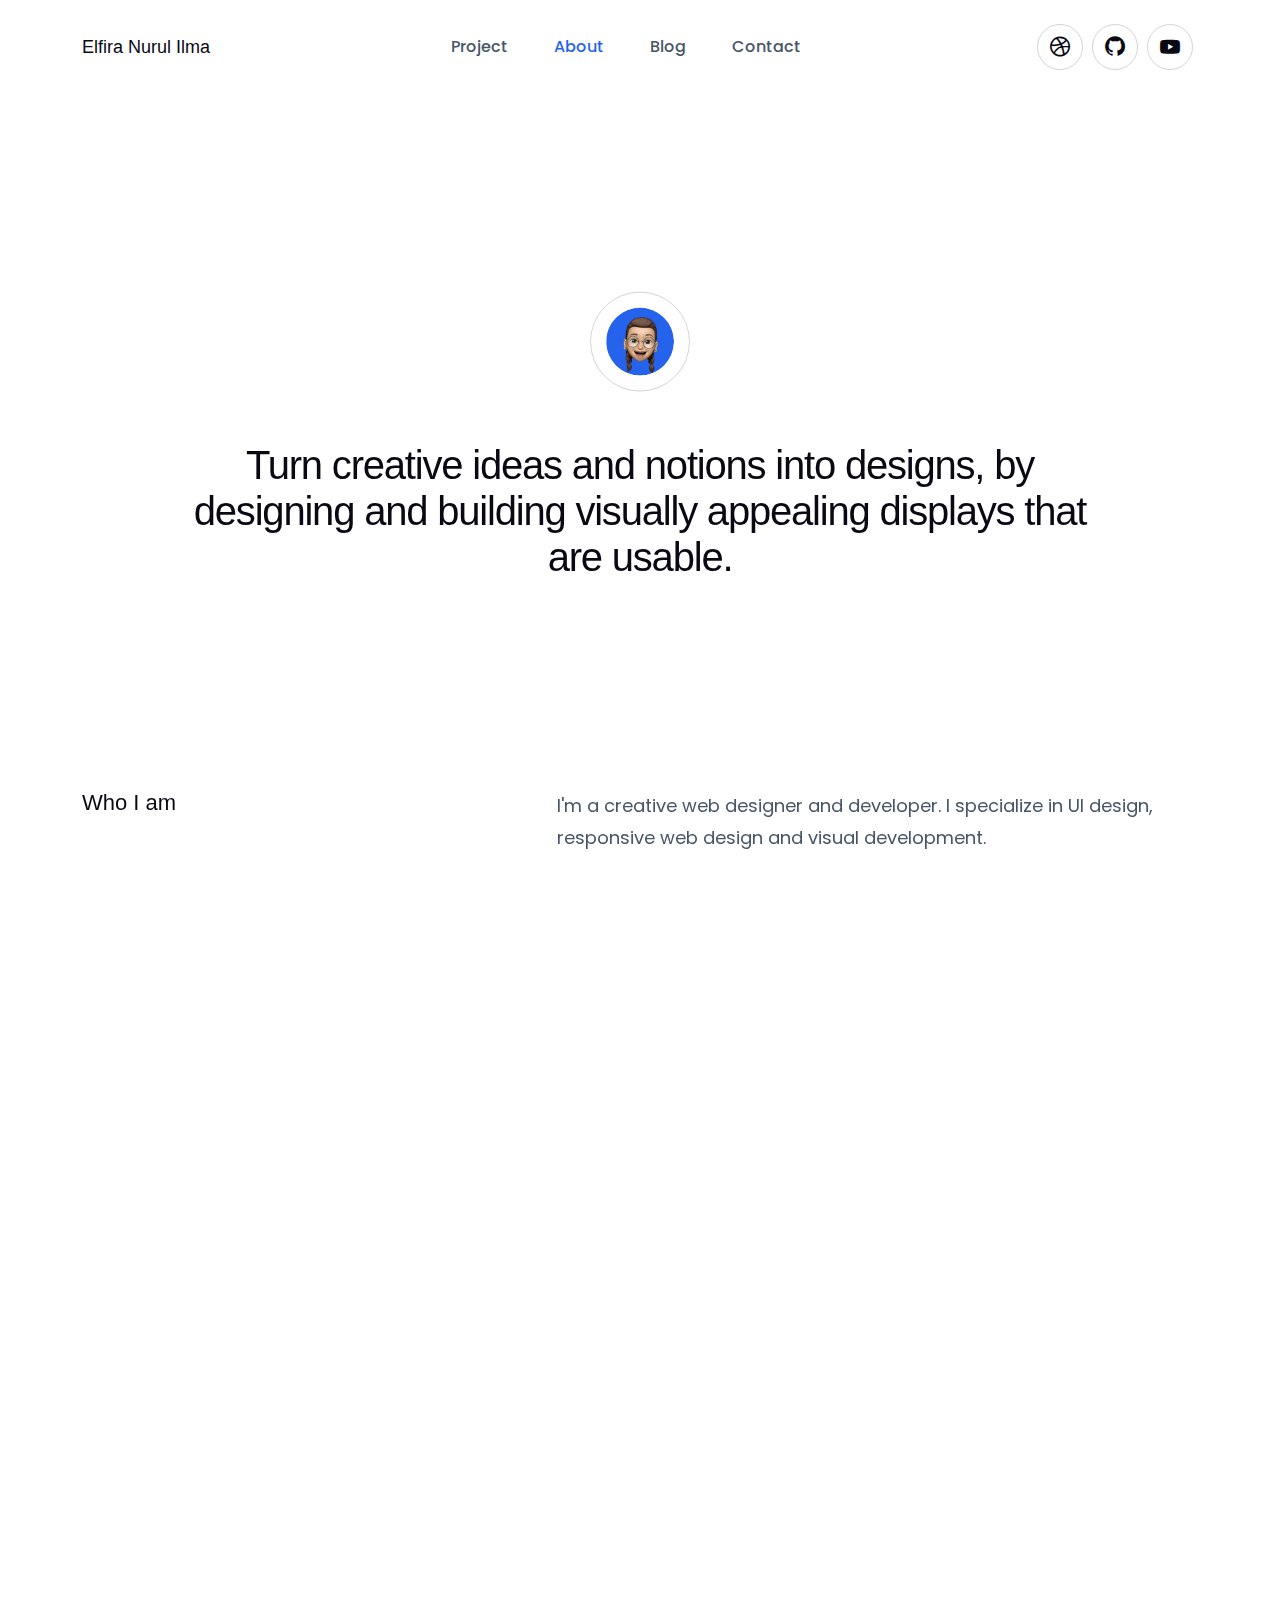
<file: about.html>
<!doctype html>
<html lang="en">
    <head>
        <meta charset="utf-8">
        <meta name="viewport" content="width=device-width, initial-scale=1">
        <title>Elfira Nurul Ilma</title>
        <!-- Logo Img -->
        <link rel="icon" href="src/img/profile-small.png">
        <!-- CSS -->
        <link rel="stylesheet" href="src/css/style.css">
        <!-- Icon -->
        <link href='https://unpkg.com/boxicons@2.1.4/css/boxicons.min.css' rel='stylesheet'>
        <!-- Locomotive Scrool -->
        <link rel="stylesheet" href="src/css/locomotive-scroll@4.1.0/locomotive-scroll.css">
        <!-- Cursor -->
        <link rel="stylesheet" href="src/css/cursor.css">
        <!-- Bootstrap CSS -->
        <link href="https://cdn.jsdelivr.net/npm/bootstrap@5.3.0-alpha1/dist/css/bootstrap.min.css" rel="stylesheet">
    </head>
    <body>
        <div data-scroll-container="">
            <!-- Navbar -->
            <nav data-scroll-section="" class="navbar navbar-expand-lg bg-white py-4">
                <div class="container">
                    <!-- Brand -->
                    <a class="navbar-brand" href="index.html">
                        Elfira Nurul Ilma
                    </a>
                    <!-- Menu Button -->
                    <button class="navbar-toggler border-0 shadow-none" type="button" data-bs-toggle="collapse" data-bs-target="#navbarNav" aria-controls="navbarNav" aria-expanded="false" aria-label="Toggle navigation">
                        <i class='bx bx-menu'></i>
                    </button>
                    <!-- Nav-link -->
                    <div class="collapse navbar-collapse" id="navbarNav">
                        <ul class="navbar-nav mx-auto">
                            <li class="nav-item">
                                <a class="nav-link" href="project.html">Project</a>
                            </li>
                            <li class="nav-item">
                                <a class="nav-link active" href="about.html">About</a>
                            </li>
                            <li class="nav-item">
                                <a class="nav-link" href="#">Blog</a>
                            </li>
                            <li class="nav-item">
                                <a class="nav-link" href="contact.html">Contact</a>
                            </li>
                        </ul>
                        <!-- Icon Social -->
                        <div class="icon-social">
                            <a href="https://dribbble.com/ilmaelfiraa" class="rounded-circle d-inline-flex align-items-center" data-cursor="-color-white">
                                <i class="bx bxl-dribbble"></i>
                            </a>
                            <a href="https://github.com/ilmaelfiraa" class="rounded-circle d-inline-flex align-items-center" data-cursor="-color-white">
                                <i class='bx bxl-github' ></i>
                            </a>
                            <a href="https://www.youtube.com/@ilmaelfiraa" class="rounded-circle d-inline-flex align-items-center" data-cursor="-color-white">
                                <i class='bx bxl-youtube'></i>
                            </a>
                        </div>
                    </div>
                </div>
            </nav>
            <!-- /Navbar -->
    
            <!-- Profile -->
            <section data-scroll-section="" class="profile">
                <div class="container">
                    <div class="row text-center" data-scroll data-scroll-speed="3">
                        <div class="profile-img">
                            <img src="src/img/profile-small.png" class="rounded-circle d-inline-flex align-items-center" width="100px" height="100px" alt="">
                        </div>
                        <div class="col-md-10 offset-md-1">
                            <h3 class="fw-medium">Turn creative ideas and notions into designs, by designing and building visually appealing displays that are usable.</h3>
                        </div>
                    </div>
                </div>
            </section>
            <!-- /Profile -->
    
            <!-- About -->
            <section data-scroll-section="" class="about">
                <div class="container">
                    <div class="row justify-content-between">
                        <div class="col-md-3">
                            <h4 class="fw-medium">Who I am</h4>
                        </div>
                        <div class="col-md-7">
                            <p class="fw-normal">I'm a creative web designer and developer. I specialize in UI design, responsive web design and visual development.</p>
                        </div>
                    </div>
                    <div class="row justify-content-between">
                        <div class="col-md-3">
                            <h4 class="fw-medium">Education</h4>
                        </div>
                        <div class="col-md-7">
                            <p class="fw-normal">I graduated from diploma 3 majoring in informatics engineering at Politeknik Negeri Bengkalis in 2022, with a suitable background as a web designer and developer.</p>
                        </div>
                    </div>
                    <div class="row justify-content-between">
                        <div class="col-md-3">
                            <h4 class="fw-medium">Work Experience</h4>
                        </div>
                        <div class="col-md-7">
                            <p class="fw-normal">I built my skills through my work experience as a freelancer. I first started in 2022 while working on my final project to graduate from college.</p>
                            <p class="fw-normal">Had experience to hone my skills as Web designer & Developer at Nurul Hidayah Islamic Boarding School in 2022. Internship at PT Agsa Global Network as a Web Designer in 2021. Currently, I am a freelancer who focuses on visual design and functional product design.</p>
                        </div>
                    </div>
                </div>
            </section>
            <!-- /About -->
    
            <!-- Skills -->
            <section data-scroll-section="" class="skills">
                <div class="container">
                    <div class="row justify-content-between align-items-center">
                        <div class="col-md-3">
                            <span class="fw-semibold">Skills</span>
                            <h3 class="fw-bold mt-3">Support Skills and Tools</h3>
                        </div>
                        <div class="col-md-7 logo">
                            <div class="img-skills">
                                <img src="src/img/skills-logo/html.jpg" alt="">
                            </div>
                            <div class="img-skills">
                                <img src="src/img/skills-logo/css.jpg" alt="">
                            </div>
                            <div class="img-skills">
                                <img src="src/img/skills-logo/sass.jpg" alt="">
                            </div>
                            <div class="img-skills">
                                <img src="src/img/skills-logo/bootstrap.jpg" alt="">
                            </div>
                            <div class="img-skills">
                                <img src="src/img/skills-logo/figma.jpg" alt="">
                            </div>
                            <div class="img-skills">
                                <img src="src/img/skills-logo/codeigniter.jpg" alt="">
                            </div>
                        </div>
                    </div>
                </div>
            </section>
            <!-- /Skills -->
    
    
            <!-- Card Contact -->
            <section data-scroll-section="" class="card-contact position-relative">
                <div class="container">
                    <figure class="position-absolute z-index-1 translate-middle">
                        <svg width="135" height="81" viewBox="0 0 135 81" fill="none" xmlns="http://www.w3.org/2000/svg">
                            <path opacity="0.2" d="M131 1.49996C131 1.49996 109.5 81 0.500043 77" stroke="#F1F5F9" stroke-width="7"/>
                        </svg>                                                                          
                    </figure>                                           
                    <div class="row">
                        <div class="col-md-5">
                            <h2 class="text-white fw-bold">Interested in working with me?</h2>
                        </div>
                        <div class="desc-btn align-items-center justify-content-between mt-5">
                            <p class="text-white-50 mb-0">Feel free to contact me or just say a friendly hello <br> 
                                <span class="text-white">elfiranurul02@gmail.com</span>
                            </p>
                            <a href="contact.html" class="btn btn-dark" data-cursor="-color-white">Contact me</a>
                        </div>                                      
                    </div>
                </div>
            </section>
            <!-- /Card Contact -->
    
            <!-- Footer -->
            <footer data-scroll-section="" class="mt-5">
                <div class="container">
                    <div class="row">
                        <hr>
                        <span class="text-secondary text-center mb-4 mt-3">
                            © Copyright 2023, All Rights Reserved by Elfira
                        </span>
                    </div>
                </div>
            </footer>
            <!-- /Footer -->
        </div>

        <!-- Bootstrap JS -->
        <script src="https://cdn.jsdelivr.net/npm/bootstrap@5.3.0-alpha1/dist/js/bootstrap.bundle.min.js"></script>
        <!-- Locomotive Scrool -->
        <script src="src/js/locomotive-scroll@4.1.0/locomotive-scroll.min.js"></script>
        <script>
            const scroller = new LocomotiveScroll({
            el: document.querySelector('[data-scroll-container]'),
            smooth: true
        });
        </script>
        <!-- GSAP -->
        <script src="src/js/gsap.3.11.2/gsap.min.js"></script>
        <!-- Cursor -->
        <script src="src/js/cursor.js"></script>
        <!-- Ukiyo -->
        <!-- <script src="src/js/ukiyojs@2.0.1/ukiyo.min.js"></script> -->
    </body>
</html>
</file>
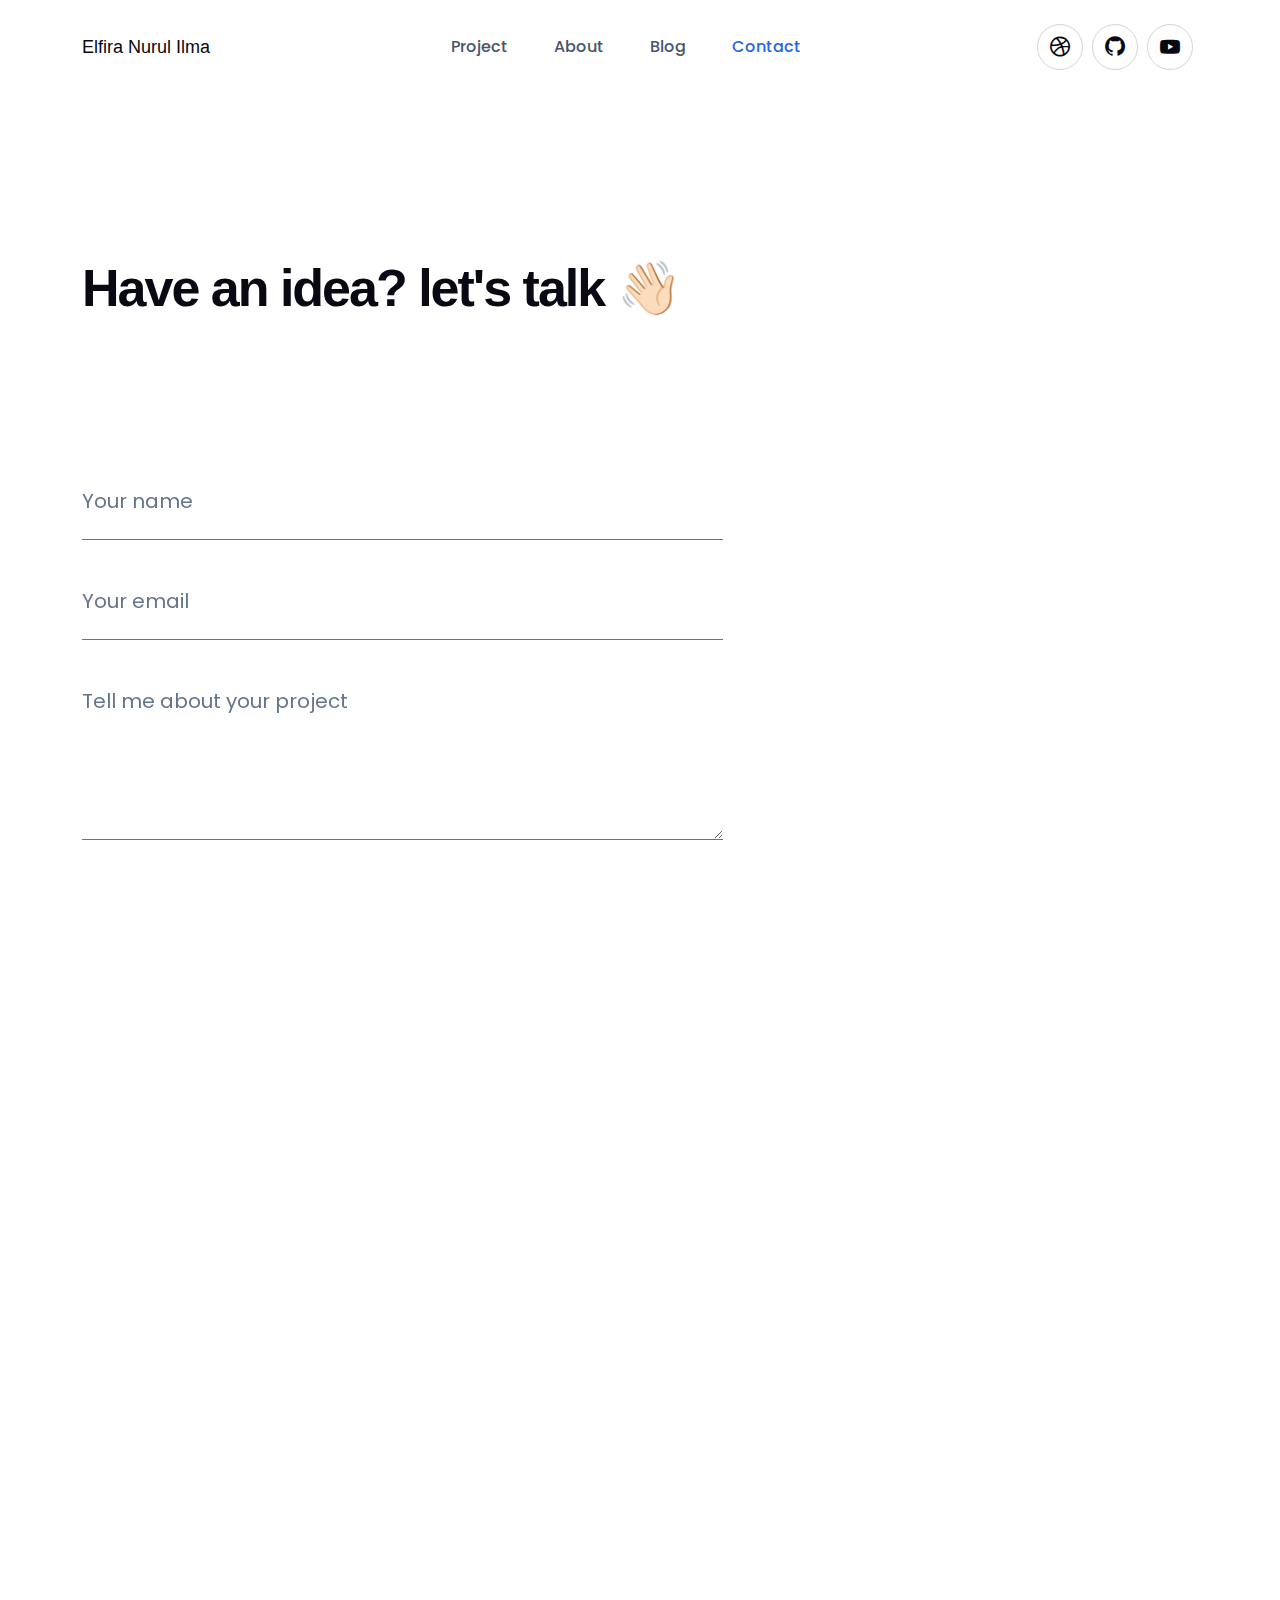
<file: contact.html>
<!doctype html>
<html lang="en">
    <head>
        <meta charset="utf-8">
        <meta name="viewport" content="width=device-width, initial-scale=1">
        <title>Elfira Nurul Ilma</title>
        <!-- Logo Img -->
        <link rel="icon" href="src/img/profile-small.png">
        <!-- CSS -->
        <link rel="stylesheet" href="src/css/style.css">
        <!-- Icon -->
        <link href='https://unpkg.com/boxicons@2.1.4/css/boxicons.min.css' rel='stylesheet'>
        <!-- Locomotive Scrool -->
        <link rel="stylesheet" href="src/css/locomotive-scroll@4.1.0/locomotive-scroll.css">
        <!-- Cursor -->
        <link rel="stylesheet" href="src/css/cursor.css">
        <!-- Bootstrap CSS -->
        <link href="https://cdn.jsdelivr.net/npm/bootstrap@5.3.0-alpha1/dist/css/bootstrap.min.css" rel="stylesheet">
    </head>
    <body>
        <div data-scroll-container>
            <!-- Navbar -->
            <nav data-scroll-section="" class="navbar navbar-expand-lg bg-white py-4">
                <div class="container">
                    <!-- Brand -->
                    <a class="navbar-brand" href="index.html">
                        Elfira Nurul Ilma
                    </a>
                    <!-- Menu Button -->
                    <button class="navbar-toggler border-0 shadow-none" type="button" data-bs-toggle="collapse" data-bs-target="#navbarNav" aria-controls="navbarNav" aria-expanded="false" aria-label="Toggle navigation">
                        <i class='bx bx-menu'></i>
                    </button>
                    <!-- Nav-link -->
                    <div class="collapse navbar-collapse" id="navbarNav">
                        <ul class="navbar-nav mx-auto">
                            <li class="nav-item">
                                <a class="nav-link" href="project.html">Project</a>
                            </li>
                            <li class="nav-item">
                                <a class="nav-link" href="about.html">About</a>
                            </li>
                            <li class="nav-item">
                                <a class="nav-link" href="#">Blog</a>
                            </li>
                            <li class="nav-item">
                                <a class="nav-link active" href="contact.html">Contact</a>
                            </li>
                        </ul>
                        <!-- Icon Social -->
                        <div class="icon-social">
                            <a href="https://dribbble.com/ilmaelfiraa" class="rounded-circle d-inline-flex align-items-center" data-cursor="-color-white">
                                <i class="bx bxl-dribbble"></i>
                            </a>
                            <a href="https://github.com/ilmaelfiraa" class="rounded-circle d-inline-flex align-items-center" data-cursor="-color-white">
                                <i class='bx bxl-github' ></i>
                            </a>
                            <a href="https://www.youtube.com/@ilmaelfiraa" class="rounded-circle d-inline-flex align-items-center" data-cursor="-color-white">
                                <i class='bx bxl-youtube'></i>
                            </a>
                        </div>
                    </div>
                </div>
            </nav>
            <!-- /Navbar -->
    
            <!-- Contact -->
            <section data-scroll-section="" class="contact">
                <div class="container">
                    <h1 data-scroll data-scroll-speed="3" class="fw-bold">Have an idea? let's talk 👋🏻</h1>
                    <div class="row">
                        <div class="col-md-7">
                            <form action="https://formsubmit.co/elfiranurul02@gmail.com" method="post">
                                <input type="hidden" name="_subject" value="New Email!">
                                <input type="hidden" name="_captcha" value="false">
                                <div class="form-group mb-4">
                                    <input type="text" name="name" class="form-control shadow-none" placeholder="Your name">
                                </div>
                                <div class="form-group mb-4">
                                    <input type="email" name="email" class="form-control shadow-none" placeholder="Your email">
                                </div>
                                <div class="form-group">
                                    <textarea name="messages" id="" cols="30" rows="5" class="form-control shadow-none"
                                        placeholder="Tell me about your project"></textarea>
                                </div>
                                <input type="hidden" name="_next" value="thanks.html">
                                <div data-cursor="-color-white">
                                    <button type="submit" class="btn btn-primary me-3 rounded-pill fw-medium">Send request</button>
                                </div>
                            </form>
                        </div>
                    </div>
                </div>
            </section>
    
            <!-- /Contact -->
    
            <!-- FAQs -->
            <section data-scroll-section="" class="faqs">
                <div class="container">
                    <div class="row">
                        <div class="col-md-6">
                            <span class="fw-semibold">Common Questions</span>
                            <h3 class="fw-bold mt-3">Frequently Asked Questions</h3>
                        </div>
                        <div class="col-md-7">
                            <div class="accordion" id="accordionExample">
                                <div class="accordion-item">
                                    <h2 class="accordion-header" id="headingOne">
                                        <button class="accordion-button border-0 shadow-none" type="button" data-bs-toggle="collapse" data-bs-target="#collapseOne" aria-expanded="true" aria-controls="collapseOne">
                                            Are you a full-stack developer?
                                        </button>
                                    </h2>
                                    <div id="collapseOne" class="accordion-collapse collapse show" aria-labelledby="headingOne" data-bs-parent="#accordionExample">
                                        <div class="accordion-body">
                                            No, I specialize in design and if it comes to development then I will take part in the front-end only. 
                                        </div>
                                    </div>
                                </div>
                                <div class="accordion-item">
                                    <h2 class="accordion-header" id="headingTwo">
                                        <button class="accordion-button border-0 shadow-none collapsed" type="button" data-bs-toggle="collapse" data-bs-target="#collapseTwo" aria-expanded="false" aria-controls="collapseTwo">
                                            What do you need to get started?
                                        </button>
                                    </h2>
                                    <div id="collapseTwo" class="accordion-collapse collapse" aria-labelledby="headingTwo" data-bs-parent="#accordionExample">
                                        <div class="accordion-body">
                                            A clear brief and your trust :)
                                        </div>
                                    </div>
                                </div>
                                <div class="accordion-item">
                                    <h2 class="accordion-header" id="headingThree">
                                        <button class="accordion-button border-0 shadow-none collapsed" type="button" data-bs-toggle="collapse" data-bs-target="#collapseThree" aria-expanded="false" aria-controls="collapseThree">
                                            What is your process and approach?
                                        </button>
                                    </h2>
                                    <div id="collapseThree" class="accordion-collapse collapse" aria-labelledby="headingThree" data-bs-parent="#accordionExample">
                                        <div class="accordion-body">
                                            <li>The foundation: Challenges, research and analysis</li>
                                            <li>Definition: Strategy, vision and information architecture</li>
                                            <li>UI design: Wireframing & layouts, style guide</li>
                                            <li>Development: Responsive, fast, accessible, SEO friendly</li>
                                            <li>Testing and support</li>
                                        </div>
                                    </div>
                                </div>
                            </div>
                        </div>
                    </div>
                </div>
            </section>
            <!-- /FAQs -->
    
            <!-- Card Contact -->
            <section data-scroll-section="" class="card-contact position-relative">
                <div class="container">
                    <figure class="position-absolute z-index-1 translate-middle">
                        <svg width="135" height="81" viewBox="0 0 135 81" fill="none" xmlns="http://www.w3.org/2000/svg">
                            <path opacity="0.2" d="M131 1.49996C131 1.49996 109.5 81 0.500043 77" stroke="#F1F5F9" stroke-width="7"/>
                        </svg>                                                                          
                    </figure>                                           
                    <div class="row">
                        <div class="col-md-5">
                            <h2 class="text-white fw-bold">Interested in working with me?</h2>
                        </div>
                        <div class="desc-btn align-items-center justify-content-between mt-5">
                            <p class="text-white-50 mb-0">Feel free to contact me or just say a friendly hello <br> 
                                <span class="text-white">elfiranurul02@gmail.com</span>
                            </p>
                            <a href="contact.html" class="btn btn-dark" data-cursor="-color-white">Contact me</a>
                        </div>                                      
                    </div>
                </div>
            </section>
            <!-- /Card Contact -->

            <!-- Footer -->
            <footer data-scroll-section="" class="mt-5">
                <div class="container">
                    <div class="row">
                        <hr>
                        <span class="text-secondary text-center mb-4 mt-3">
                            © Copyright 2023, All Rights Reserved by Elfira
                        </span>
                    </div>
                </div>
            </footer>
            <!-- /Footer -->
        </div>


        <!-- Bootstrap JS -->
        <script src="https://cdn.jsdelivr.net/npm/bootstrap@5.3.0-alpha1/dist/js/bootstrap.bundle.min.js"></script>
        <!-- Locomotive Scrool -->
        <script src="src/js/locomotive-scroll@4.1.0/locomotive-scroll.min.js"></script>
        <script>
            const scroller = new LocomotiveScroll({
            el: document.querySelector('[data-scroll-container]'),
            smooth: true
        });
        </script>
        <!-- GSAP -->
        <script src="src/js/gsap.3.11.2/gsap.min.js"></script>
        <!-- Cursor -->
        <script src="src/js/cursor.js"></script>
        <!-- Ukiyo -->
        <!-- <script src="src/js/ukiyojs@2.0.1/ukiyo.min.js"></script> -->
    </body>
</html>
</file>
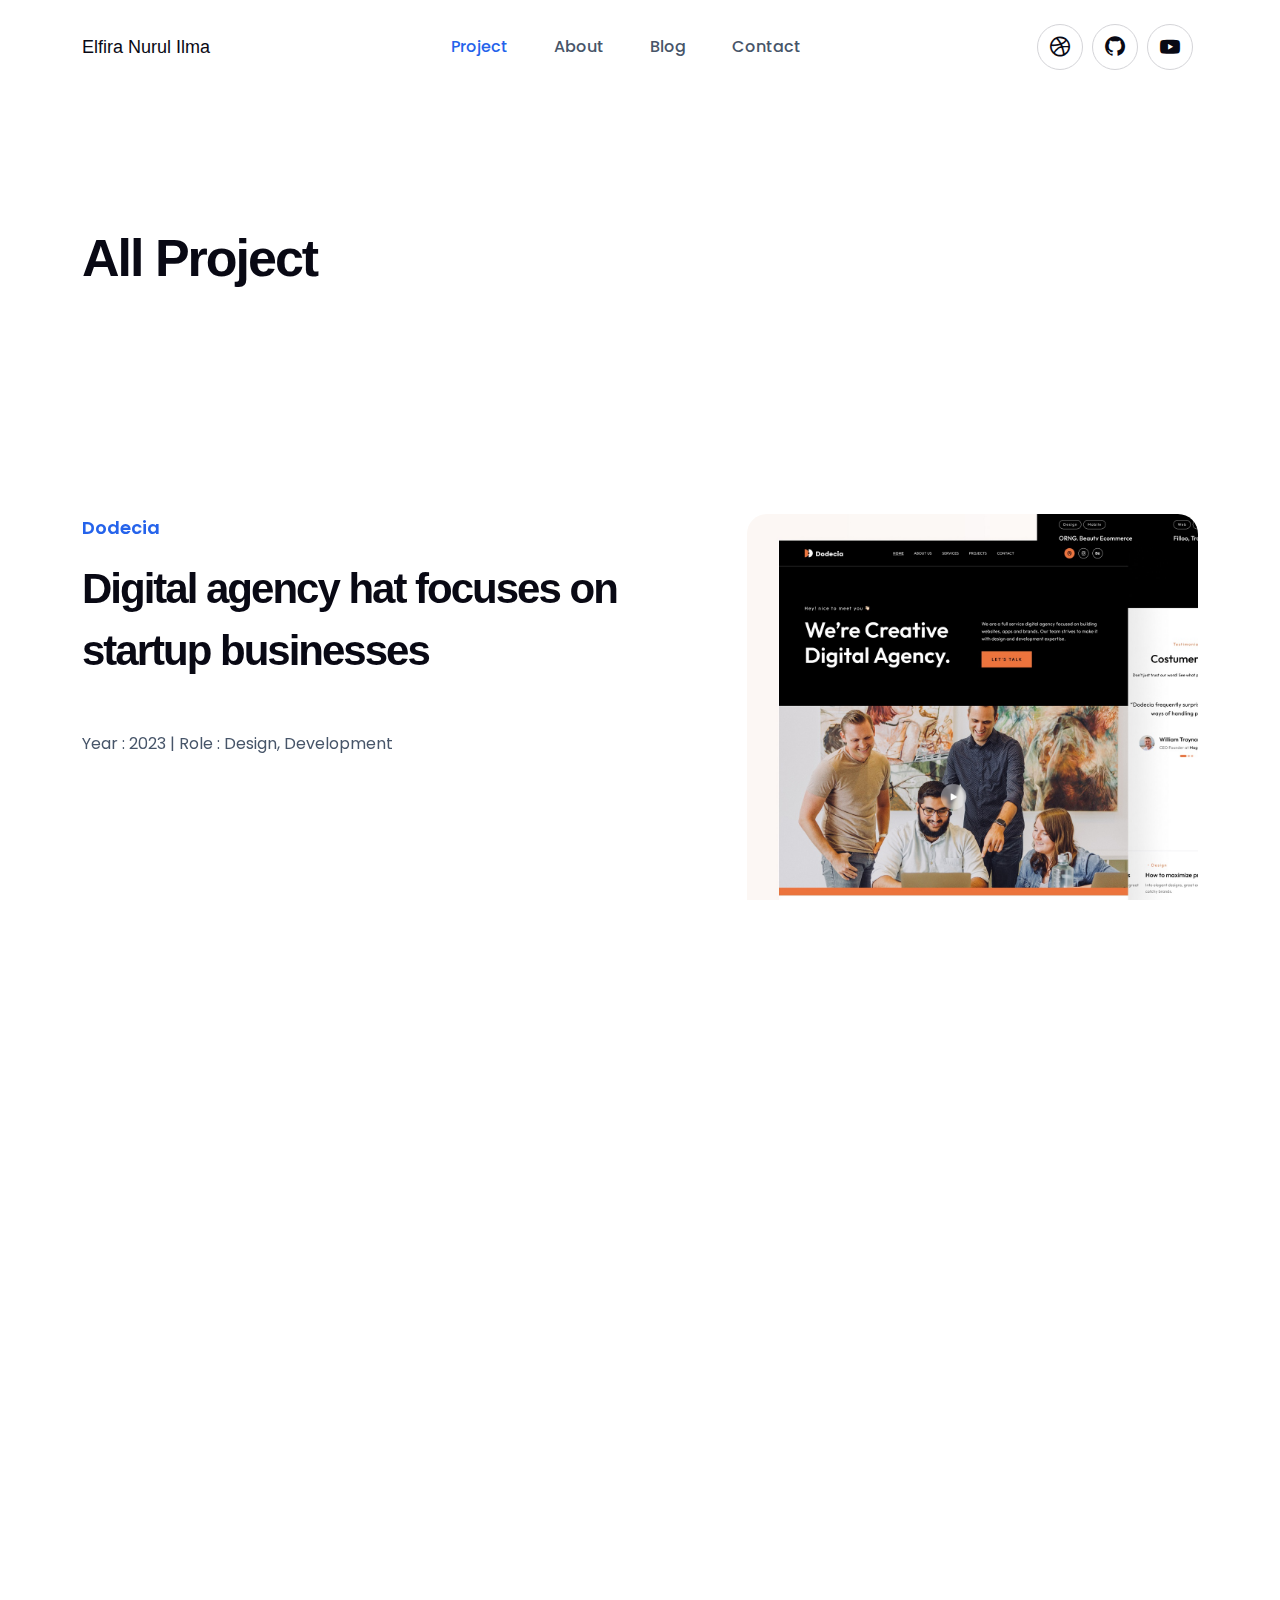
<file: project.html>
<!doctype html>
<html lang="en">
    <head>
        <meta charset="utf-8">
        <meta name="viewport" content="width=device-width, initial-scale=1">
        <title>Elfira Nurul Ilma</title>
        <!-- Logo Img -->
        <link rel="icon" href="src/img/profile-small.png">
        <!-- CSS -->
        <link rel="stylesheet" href="src/css/style.css">
        <!-- Icon -->
        <link href='https://unpkg.com/boxicons@2.1.4/css/boxicons.min.css' rel='stylesheet'>
        <!-- Locomotive Scrool -->
        <link rel="stylesheet" href="src/css/locomotive-scroll@4.1.0/locomotive-scroll.css">
        <!-- Cursor -->
        <link rel="stylesheet" href="src/css/cursor.css">
        <!-- Bootstrap CSS -->
        <link href="https://cdn.jsdelivr.net/npm/bootstrap@5.3.0-alpha1/dist/css/bootstrap.min.css" rel="stylesheet">
    </head>
    <body>
        <div data-scroll-container>
            <!-- Navbar -->
            <nav data-scroll-section="" class="navbar navbar-expand-lg bg-white py-4">
                <div class="container">
                    <!-- Brand -->
                    <a class="navbar-brand" href="index.html">
                        Elfira Nurul Ilma
                    </a>
                    <!-- Menu Button -->
                    <button class="navbar-toggler border-0 shadow-none" type="button" data-bs-toggle="collapse" data-bs-target="#navbarNav" aria-controls="navbarNav" aria-expanded="false" aria-label="Toggle navigation">
                        <i class='bx bx-menu'></i>
                    </button>
                    <!-- Nav-link -->
                    <div class="collapse navbar-collapse" id="navbarNav">
                        <ul class="navbar-nav mx-auto">
                            <li class="nav-item">
                                <a class="nav-link active" href="project.html">Project</a>
                            </li>
                            <li class="nav-item">
                                <a class="nav-link" href="about.html">About</a>
                            </li>
                            <li class="nav-item">
                                <a class="nav-link" href="#">Blog</a>
                            </li>
                            <li class="nav-item">
                                <a class="nav-link" href="contact.html">Contact</a>
                            </li>
                        </ul>
                        <!-- Icon Social -->
                        <div class="icon-social">
                            <a href="https://dribbble.com/ilmaelfiraa" class="rounded-circle d-inline-flex align-items-center" data-cursor="-color-white">
                                <i class="bx bxl-dribbble"></i>
                            </a>
                            <a href="https://github.com/ilmaelfiraa" class="rounded-circle d-inline-flex align-items-center" data-cursor="-color-white">
                                <i class='bx bxl-github' ></i>
                            </a>
                            <a href="https://www.youtube.com/@ilmaelfiraa" class="rounded-circle d-inline-flex align-items-center" data-cursor="-color-white">
                                <i class='bx bxl-youtube'></i>
                            </a>
                        </div>
                    </div>
                </div>
            </nav>
            <!-- /Navbar -->
    
            <!-- Project -->
            <section data-scroll-section="" class="project">
                <div class="container">
                    <h1 data-scroll data-scroll-speed="3" class="fw-bold">All Project</h1>
                    <div class="row justify-content-between">
                        <div class="col-md-6 content-top">
                            <span class="fw-semibold">Dodecia</span>
                            <h3 class="fw-bold mt-3">Digital agency hat focuses on startup businesses</h3>
                            <p class="fw-normal">Year : 2023 | Role : Design, Development</p>
                            <div class="row">
                                <div class="desc-built col-auto me-auto fw-normal">
                                    Built with : Figma, Bootstrap v5.3, OWL Carousel & Smooth Scrollbar
                                </div>
                            </div>
                        </div>
                        <div class="col-md-5">
                            <a href="/project/dodecia.html" data-cursor-text="See detail" data-cursor="-color-accent-black">
                                <img src="/src/img/project/dodecia/project-dodecia-1.jpg" alt="">
                            </a>
                        </div>
                    </div>
                </div>
            </section>
    
            <section data-scroll-section="" class="project">
                <div class="container">
                    <div class="row justify-content-between">
                        <div class="col-md-5">
                            <a href="/project/bytelight.html" data-cursor-text="See detail" data-cursor="-color-accent-black">
                                <img src="/src/img/project/bytelight/project-bytelight-1.jpg" alt="">
                            </a>
                        </div>
                        <div class="col-md-6 content-button">
                            <span class="fw-semibold">Bytelight</span>
                            <h3 class="fw-bold mt-3">Software solutions for multiple industries</h3>
                            <p class="fw-normal">Year : 2023 | Role : Development</p>
                            <div class="row">
                                <div class="desc-built col-auto me-auto fw-normal">Built with : HTML, CSS/SASS, Bootstrap v5.3</div>
                            </div>
                        </div>
                    </div>
                </div>
            </section>
    
            <section data-scroll-section="" class="project">
                <div class="container">
                    <div class="row justify-content-between">
                        <div class="col-md-6 content-top">
                            <span class="fw-semibold">Alvdor</span>
                            <h3 class="fw-bold mt-3">Text to image with AI image generator</h3>
                            <p class="fw-normal">Year : 2022 | Role : Development</p>
                            <div class="row">
                                <div class="desc-built col-auto me-auto fw-normal">
                                    Built with : HTML, CSS, Bootstrap v5.3 & AOS
                                </div>
                            </div>
                        </div>
                        <div class="col-md-5">
                            <a href="/project/alvdor.html" data-cursor-text="See detail" data-cursor="-color-accent-black">
                                <img src="/src/img/project/alvdor/alvdor-project-1.jpg" alt="">
                            </a>
                        </div>
                    </div>
                </div>
            </section>
    
            <section data-scroll-section="" class="project">
                <div class="container">
                    <div class="row justify-content-between">
                        <div class="col-md-5">
                            <a href="/project/upconslt.html" data-cursor-text="See detail" data-cursor="-color-accent-black">
                                <img src="/src/img/project/upconslt/upconslt-project-1.jpg" alt="">
                            </a>
                        </div>
                        <div class="col-md-6 content-button">
                            <span class="fw-semibold">Upconslt</span>
                            <h3 class="fw-bold mt-3">Business consulting services company</h3>
                            <p class="fw-normal">Year : 2022 | Role : Design, Development</p>
                            <div class="row">
                                <div class="desc-built col-auto me-auto fw-normal">Built with : Figma, HTML, CSS, JS, Bootstrap v5.1 & AOS</div>
                            </div>
                        </div>
                    </div>
                </div>
            </section>
    
            <section data-scroll-section="" class="project">
                <div class="container">
                    <div class="row justify-content-between">
                        <div class="col-md-6 content-top">
                            <span class="fw-semibold">Muhammadiyah Plus</span>
                            <h3 class="fw-bold mt-3">Private junior high school in bengkalis</h3>
                            <p class="fw-normal">Year : 2022 | Role : Design, Development</p>
                            <div class="row">
                                <div class="desc-built col-auto me-auto fw-normal">
                                    Built with : Figma, HTML, CSS & Bootstrap v4.5
                                </div>
                            </div>
                        </div>
                        <div class="col-md-5">
                            <a href="/project/muhammadiyah-plus.html" data-cursor-text="See detail" data-cursor="-color-accent-black">
                                <img src="/src/img/project/muhammadiyah/muhammadiyah-project-1.jpg" alt="">
                            </a>
                        </div>
                    </div>
                </div>
            </section>
    
            <section data-scroll-section="" class="project">
                <div class="container">
                    <div class="row justify-content-between">
                        <div class="col-md-5">
                            <a href="/project/nurul-hidayah.html" data-cursor-text="See detail" data-cursor="-color-accent-black">
                                <img src="/src/img/project/ponpres/ponpres-project-1.jpg" alt="">
                            </a>
                        </div>
                        <div class="col-md-6 content-button">
                            <span class="fw-semibold">Nurul Hidayah</span>
                            <h3 class="fw-bold mt-3">Islamic boarding school in bengkalis</h3>
                            <p class="fw-normal">Year : 2022 | Role : Design, Development</p>
                            <div class="row">
                                <div class="desc-built col-auto me-auto fw-normal">Built with : Figma, Bootstrap v4.5, Jquery, PHP, Codeigniter & MySQL</div>
                            </div>
                        </div>
                    </div>
                </div>
            </section>
            <!-- /Project -->
    
    
            <!-- Card Contact -->
            <section data-scroll-section="" class="card-contact position-relative">
                <div class="container">
                    <figure class="position-absolute z-index-1 translate-middle">
                        <svg width="135" height="81" viewBox="0 0 135 81" fill="none" xmlns="http://www.w3.org/2000/svg">
                            <path opacity="0.2" d="M131 1.49996C131 1.49996 109.5 81 0.500043 77" stroke="#F1F5F9" stroke-width="7"/>
                        </svg>                                                                          
                    </figure>                                           
                    <div class="row">
                        <div class="col-md-5">
                            <h2 class="text-white fw-bold">Interested in working with me?</h2>
                        </div>
                        <div class="desc-btn align-items-center justify-content-between mt-5">
                            <p class="text-white-50 mb-0">Feel free to contact me or just say a friendly hello <br> 
                                <span class="text-white">elfiranurul02@gmail.com</span>
                            </p>
                            <a href="contact.html" class="btn btn-dark" data-cursor="-color-white">Contact me</a>
                        </div>                                      
                    </div>
                </div>
            </section>
            <!-- /Card Contact -->
    
            <!-- Footer -->
            <div data-scroll-section="">
                <footer class="mt-5">
                    <div class="container">
                        <div class="row">
                            <hr>
                            <span class="text-secondary text-center mb-4 mt-3">
                                © Copyright 2023, All Rights Reserved by Elfira
                            </span>
                        </div>
                    </div>
                </footer>
            </div>
            <!-- /Footer -->
        </div>

        <!-- Bootstrap JS -->
        <script src="https://cdn.jsdelivr.net/npm/bootstrap@5.3.0-alpha1/dist/js/bootstrap.bundle.min.js"></script>
        <!-- Locomotive Scrool -->
        <script src="src/js/locomotive-scroll@4.1.0/locomotive-scroll.min.js"></script>
        <script>
            const scroller = new LocomotiveScroll({
            el: document.querySelector('[data-scroll-container]'),
            smooth: true
        });
        </script>
        <!-- GSAP -->
        <script src="src/js/gsap.3.11.2/gsap.min.js"></script>
        <!-- Cursor -->
        <script src="src/js/cursor.js"></script>
        <!-- Ukiyo -->
        <script src="src/js/ukiyojs@2.0.1/ukiyo.min.js"></script>
    </body>
</html>
</file>
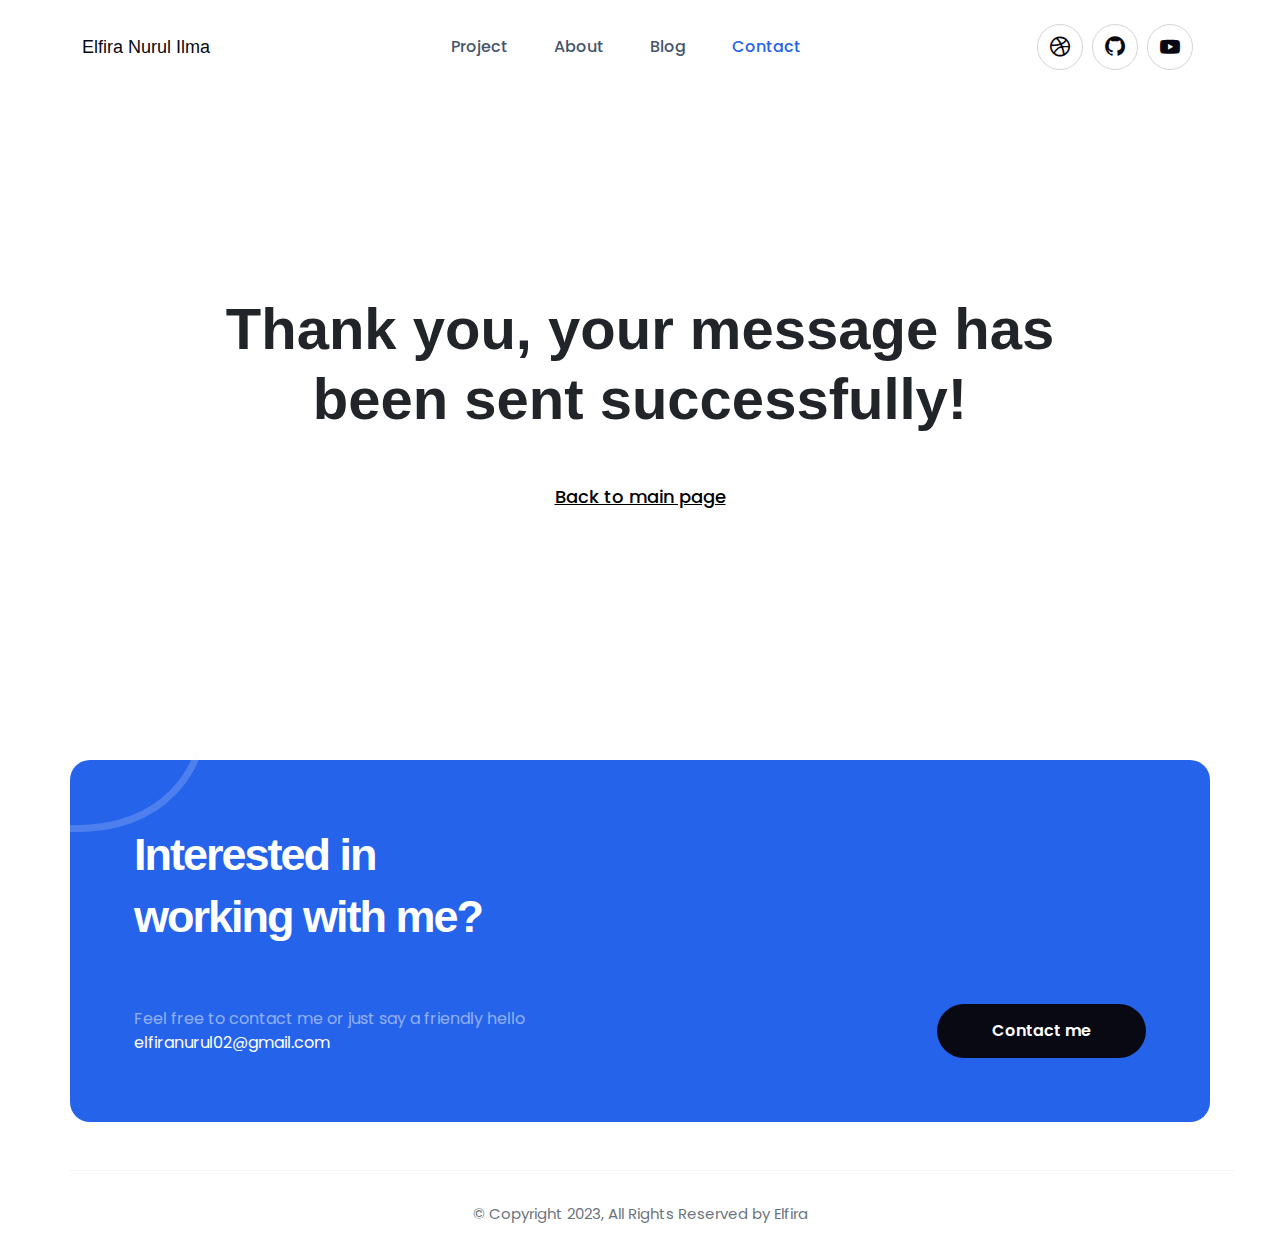
<file: thanks.html>
<!doctype html>
<html lang="en">
    <head>
        <meta charset="utf-8">
        <meta name="viewport" content="width=device-width, initial-scale=1">
        <title>Elfira Nurul Ilma</title>
        <!-- Logo Img -->
        <link rel="icon" href="src/img/profile-small.png">
        <!-- CSS -->
        <link rel="stylesheet" href="src/css/style.css">
        <!-- Icon -->
        <link href='https://unpkg.com/boxicons@2.1.4/css/boxicons.min.css' rel='stylesheet'>
        <!-- Locomotive Scrool -->
        <link rel="stylesheet" href="src/css/locomotive-scroll@4.1.0/locomotive-scroll.css">
        <!-- Cursor -->
        <link rel="stylesheet" href="src/css/cursor.css">
        <!-- Bootstrap CSS -->
        <link href="https://cdn.jsdelivr.net/npm/bootstrap@5.3.0-alpha1/dist/css/bootstrap.min.css" rel="stylesheet">
    </head>
    <body>

          <!-- Navbar -->
          <nav class="navbar navbar-expand-lg bg-white py-4">
            <div class="container">
                <!-- Brand -->
                <a class="navbar-brand" href="index.html">
                    Elfira Nurul Ilma
                </a>
                <!-- Menu Button -->
                <button class="navbar-toggler border-0 shadow-none" type="button" data-bs-toggle="collapse" data-bs-target="#navbarNav" aria-controls="navbarNav" aria-expanded="false" aria-label="Toggle navigation">
                    <i class='bx bx-menu'></i>
                </button>
                <!-- Nav-link -->
                <div class="collapse navbar-collapse" id="navbarNav">
                    <ul class="navbar-nav mx-auto">
                        <li class="nav-item">
                            <a class="nav-link" href="project.html">Project</a>
                        </li>
                        <li class="nav-item">
                            <a class="nav-link" href="about.html">About</a>
                        </li>
                        <li class="nav-item">
                            <a class="nav-link" href="#">Blog</a>
                        </li>
                        <li class="nav-item">
                            <a class="nav-link active" href="contact.html">Contact</a>
                        </li>
                    </ul>
                    <!-- Icon Social -->
                    <div class="icon-social">
                        <a href="https://dribbble.com/ilmaelfiraa" class="rounded-circle d-inline-flex align-items-center" data-cursor="-color-white">
                            <i class="bx bxl-dribbble"></i>
                        </a>
                        <a href="https://github.com/ilmaelfiraa" class="rounded-circle d-inline-flex align-items-center" data-cursor="-color-white">
                            <i class='bx bxl-github' ></i>
                        </a>
                        <a href="https://www.youtube.com/@ilmaelfiraa" class="rounded-circle d-inline-flex align-items-center" data-cursor="-color-white">
                            <i class='bx bxl-youtube'></i>
                        </a>
                    </div>
                </div>
            </div>
        </nav>
        <!-- /Navbar -->

        <section class="thanks">
            <div class="container text-center">
                <div class="row align-items-center">
                    <div class="col-md-10 offset-md-1">
                        <h1>
                            Thank you, your message has been sent successfully!
                        </h1>
                        <a href="index.html" data-cursor="-opaque">
                            Back to main page                                                   
                        </a>
                    </div>
                </div>
            </div>
        </section>


        <!-- Card Contact -->
        <section class="card-contact position-relative">
            <div class="container">
                <figure class="position-absolute z-index-1 translate-middle">
                    <svg width="135" height="81" viewBox="0 0 135 81" fill="none" xmlns="http://www.w3.org/2000/svg">
                        <path opacity="0.2" d="M131 1.49996C131 1.49996 109.5 81 0.500043 77" stroke="#F1F5F9" stroke-width="7"/>
                    </svg>                                                                          
                </figure>                                           
                <div class="row">
                    <div class="col-md-5">
                        <h2 class="text-white fw-bold">Interested in working with me?</h2>
                    </div>
                    <div class="desc-btn align-items-center justify-content-between mt-5">
                        <p class="text-white-50 mb-0">Feel free to contact me or just say a friendly hello <br> 
                            <span class="text-white">elfiranurul02@gmail.com</span>
                        </p>
                        <a href="contact.html" class="btn btn-dark" data-cursor="-color-white">Contact me</a>
                    </div>                                      
                </div>
            </div>
        </section>
        <!-- /Card Contact -->

        <!-- Footer -->
        <footer class="mt-5">
            <div class="container">
                <div class="row">
                    <hr>
                    <span class="text-secondary text-center mb-4 mt-3">
                        © Copyright 2023, All Rights Reserved by Elfira
                    </span>
                </div>
            </div>
        </footer>
        <!-- /Footer -->


        <!-- Bootstrap JS -->
        <script src="https://cdn.jsdelivr.net/npm/bootstrap@5.3.0-alpha1/dist/js/bootstrap.bundle.min.js"></script>
        <!-- Locomotive Scrool -->
        <!-- <script src="src/js/locomotive-scroll@4.1.0/locomotive-scroll.min.js"></script> -->
        <!-- GSAP -->
        <script src="src/js/gsap.3.11.2/gsap.min.js"></script>
        <!-- Cursor -->
        <script src="src/js/cursor.js"></script>
        <!-- Ukiyo -->
        <!-- <script src="src/js/ukiyojs@2.0.1/ukiyo.min.js"></script> -->
    </body>
</html>
</file>
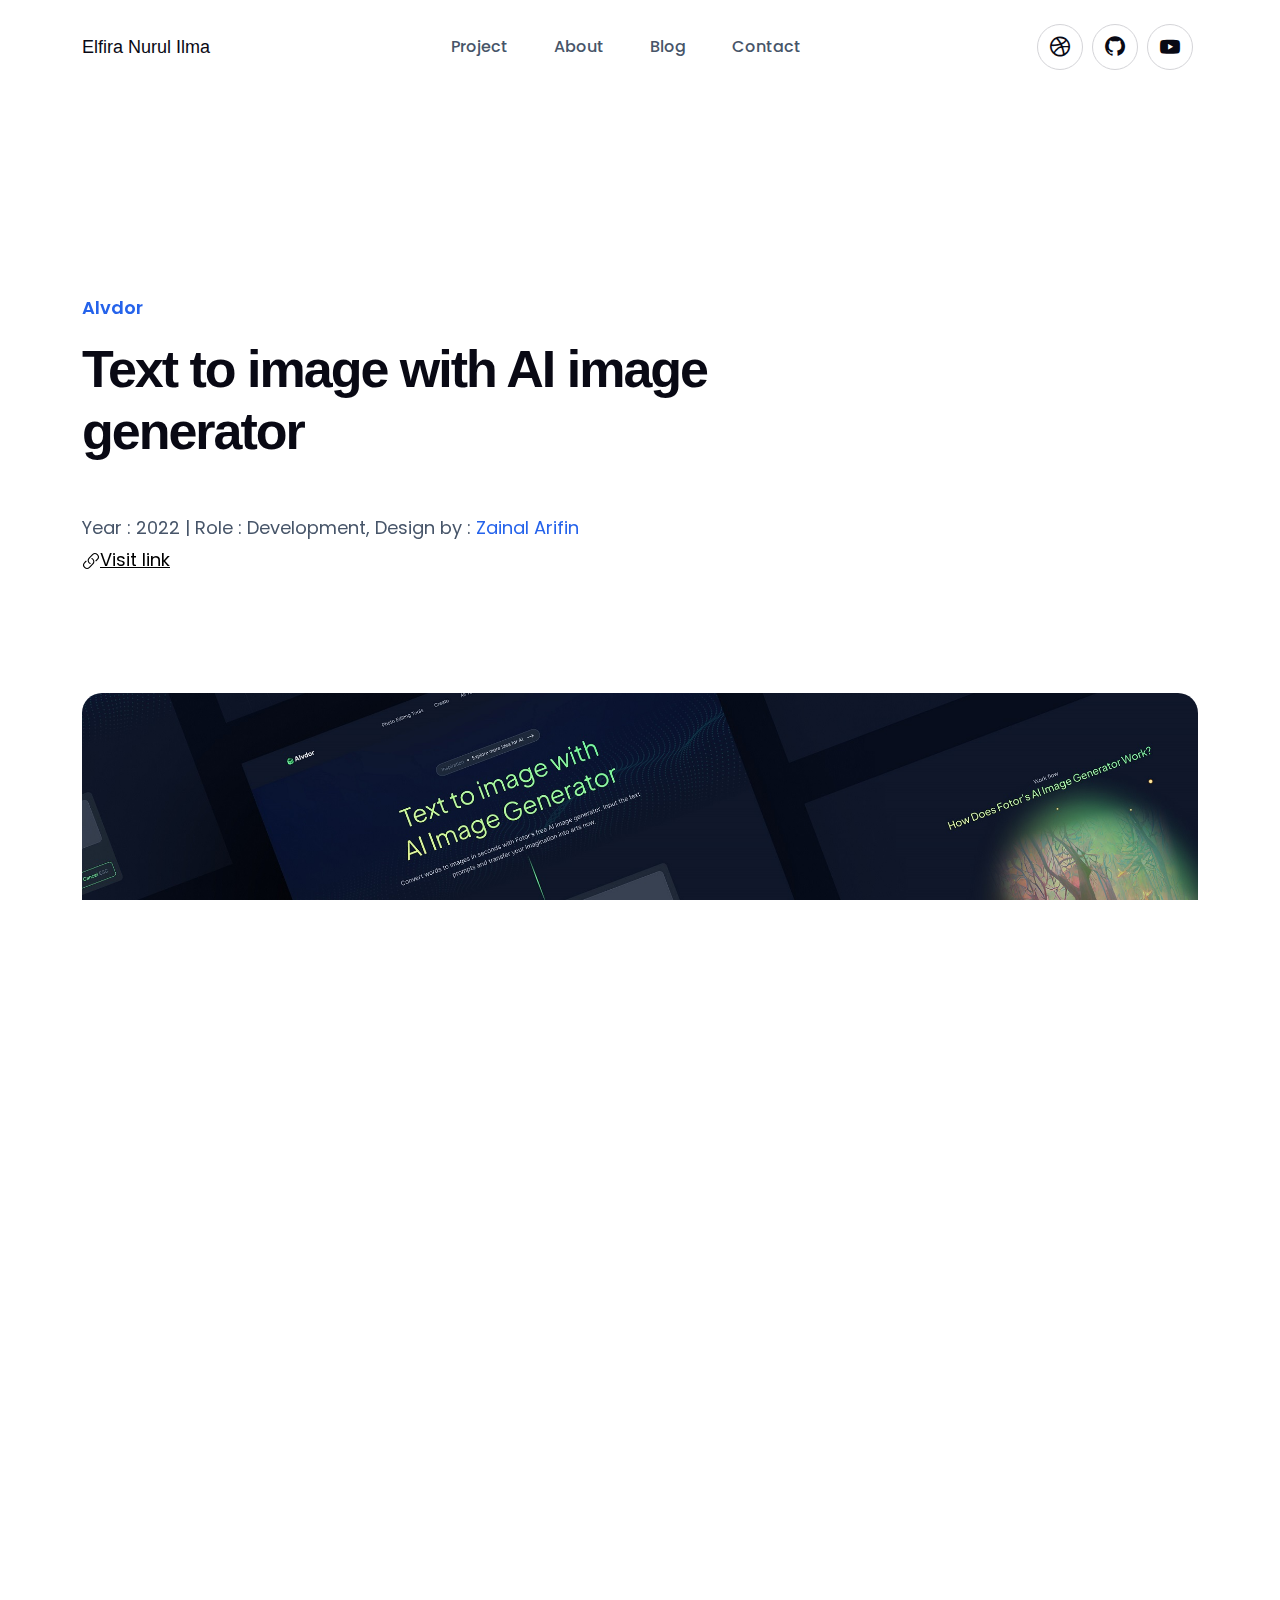
<file: project/alvdor.html>
<!doctype html>
<html lang="en">
    <head>
        <meta charset="utf-8">
        <meta name="viewport" content="width=device-width, initial-scale=1">
        <title>Elfira Nurul Ilma</title>
        <!-- Logo Img -->
        <link rel="icon" href="/src/img/profile-small.png">
        <!-- CSS -->
        <link rel="stylesheet" href="/src/css/style.css">
        <!-- Icon -->
        <link href='https://unpkg.com/boxicons@2.1.4/css/boxicons.min.css' rel='stylesheet'>
        <!-- Locomotive Scrool -->
        <link rel="stylesheet" href="/src/css/locomotive-scroll@4.1.0/locomotive-scroll.css">
        <!-- Cursor -->
        <link rel="stylesheet" href="/src/css/cursor.css">
        <!-- Bootstrap CSS -->
        <link href="https://cdn.jsdelivr.net/npm/bootstrap@5.3.0-alpha1/dist/css/bootstrap.min.css" rel="stylesheet">
    </head>
    <body>
        <div data-scroll-container>
            <!-- Navbar -->
            <nav data-scroll-section="" class="navbar navbar-expand-lg bg-white py-4">
                <div class="container">
                    <!-- Brand -->
                    <a class="navbar-brand" href="/index.html">
                        Elfira Nurul Ilma
                    </a>
                    <!-- Menu Button -->
                    <button class="navbar-toggler border-0 shadow-none" type="button" data-bs-toggle="collapse" data-bs-target="#navbarNav" aria-controls="navbarNav" aria-expanded="false" aria-label="Toggle navigation">
                        <i class='bx bx-menu'></i>
                    </button>
                    <!-- Nav-link -->
                    <div class="collapse navbar-collapse" id="navbarNav">
                        <ul class="navbar-nav mx-auto">
                            <li class="nav-item">
                                <a class="nav-link" href="/project.html">Project</a>
                            </li>
                            <li class="nav-item">
                                <a class="nav-link" href="/about.html">About</a>
                            </li>
                            <li class="nav-item">
                                <a class="nav-link" href="#">Blog</a>
                            </li>
                            <li class="nav-item">
                                <a class="nav-link" href="/contact.html">Contact</a>
                            </li>
                        </ul>
                        <!-- Icon Social -->
                        <div class="icon-social">
                            <a href="https://dribbble.com/ilmaelfiraa" class="rounded-circle d-inline-flex align-items-center" data-cursor="-color-white">
                                <i class="bx bxl-dribbble"></i>
                            </a>
                            <a href="https://github.com/ilmaelfiraa" class="rounded-circle d-inline-flex align-items-center" data-cursor="-color-white">
                                <i class='bx bxl-github' ></i>
                            </a>
                            <a href="https://www.youtube.com/@ilmaelfiraa" class="rounded-circle d-inline-flex align-items-center" data-cursor="-color-white">
                                <i class='bx bxl-youtube'></i>
                            </a>
                        </div>
                    </div>
                </div>
            </nav>
            <!-- /Navbar -->
    
            <!-- Detail Project -->
            <div data-scroll-section="">
                <section class="detail-project">
                    <div class="container">
                        <div class="row">
                            <div class="col-md-8">
                                <span class="fw-semibold">Alvdor</span>
                                <h1 class="fw-bold mt-3">Text to image with AI image generator</h1>
                                <p class="fw-normal mb-0" style="margin-top: 50px;">Year : 2022 | Role : Development, Design by : <a href="http://designwitharifin.github.io/"><span>Zainal Arifin</span></a></p>
                                <a href="https://alvdor.netlify.app/">
                                    <p class="fw-normal text-black text-decoration-underline">
                                        <svg xmlns="http://www.w3.org/2000/svg" fill="none" viewBox="0 0 24 24" stroke-width="1.5" stroke="currentColor" width="18px" height="18px">
                                            <path stroke-linecap="round" stroke-linejoin="round" d="M13.19 8.688a4.5 4.5 0 011.242 7.244l-4.5 4.5a4.5 4.5 0 01-6.364-6.364l1.757-1.757m13.35-.622l1.757-1.757a4.5 4.5 0 00-6.364-6.364l-4.5 4.5a4.5 4.5 0 001.242 7.244" />
                                        </svg>Visit link
                                    </p>
                                </a>
                            </div>
                        </div>
                        <img src="/src/img//project/alvdor/project-alvdor-2.jpg" alt="">
                        <div class="row justify-content-between" style="padding-top: 100px;">
                            <div class="col-md-3">
                                <h4 class="fw-medium">Aldvor</h4>
                            </div>
                            <div class="col-md-7">
                                <p class="fw-normal">Alvdor is an image generator, which can generate images based on text in just a few moments. It is the result of Zainal Arifin's collaboration as UI Designer with me as the Web Designer. </p>
                                <p class="fw-normal">The design of this web landing page is very modern and clean. With a striking main color combined with a dark mode background color, making this design look cool and professional. The addition of simple animations on buttons, images and icons, as well as animations when scrolling.</p>
                            </div>
                        </div>
                        <div class="row image-detail-project">
                            <div class="col-md-5">
                                <img src="/src/img/project/alvdor/alvdor-project-3.jpg" alt="">
                            </div>
                            <div class="col-md-7">
                                <img src="/src/img/project/alvdor/alvdor-project-4.jpg" alt="">
                            </div>
                        </div>
                        <div class="row justify-content-between" style="padding-top: 100px;">
                            <div class="col-md-3">
                                <h4 class="fw-medium">Tools and technology</h4>
                            </div>
                            <div class="col-md-7">
                                <p class="fw-normal">These designs and web pages are of course designed and built using tools and technology, so they are accessible. What I use in this project are : </p>
                                <ul>
                                    <li><span class="fw-medium">HTML & CSS/SASS</span>, For design slicing</li>
                                    <li><span class="fw-medium">Bootstrap v5.3</span>, I use the latest version of the bootstrap framework to make it easy for me to build fast and responsive websites.</li>
                                    <li><span class="fw-medium">AOS</span>, Animates when scrolling down</li>
                                  </ul>
                            </div>
                        </div>
                    </div>
                </section>
                <!-- /Detail Project -->
            </div>
    
            <!-- Card Contact -->
            <section data-scroll-section="" class="card-contact position-relative">
                <div class="container">
                    <figure class="position-absolute z-index-1 translate-middle">
                        <svg width="135" height="81" viewBox="0 0 135 81" fill="none" xmlns="http://www.w3.org/2000/svg">
                            <path opacity="0.2" d="M131 1.49996C131 1.49996 109.5 81 0.500043 77" stroke="#F1F5F9" stroke-width="7"/>
                        </svg>                                                                          
                    </figure>                                           
                    <div class="row">
                        <div class="col-md-5">
                            <h2 class="text-white fw-bold">Interested in working with me?</h2>
                        </div>
                        <div class="desc-btn align-items-center justify-content-between mt-5">
                            <p class="text-white-50 mb-0">Feel free to contact me or just say a friendly hello <br> 
                                <span class="text-white">elfiranurul02@gmail.com</span>
                            </p>
                            <a href="contact.html" class="btn btn-dark" data-cursor="-color-white">Contact me</a>
                        </div>                                      
                    </div>
                </div>
            </section>
            <!-- /Card Contact -->
    
            <!-- Footer -->
            <footer data-scroll-section="" class="mt-5">
                <div class="container">
                    <div class="row">
                        <hr>
                        <span class="text-secondary text-center mb-4 mt-3">
                            © Copyright 2023, All Rights Reserved by Elfira
                        </span>
                    </div>
                </div>
            </footer>
            <!-- /Footer -->
        </div>

        <!-- Bootstrap JS -->
        <script src="https://cdn.jsdelivr.net/npm/bootstrap@5.3.0-alpha1/dist/js/bootstrap.bundle.min.js"></script>
        <!-- Locomotive Scrool -->
        <script src="/src/js/locomotive-scroll@4.1.0/locomotive-scroll.min.js"></script>
        <script>
            const scroller = new LocomotiveScroll({
            el: document.querySelector('[data-scroll-container]'),
            smooth: true
        });
        </script>
        <!-- GSAP -->
        <script src="/src/js/gsap.3.11.2/gsap.min.js"></script>
        <!-- Cursor -->
        <script src="/src/js/cursor.js"></script>
        <!-- Ukiyo -->
        <!-- <script src="src/js/ukiyojs@2.0.1/ukiyo.min.js"></script> -->
    </body>
</html>
</file>
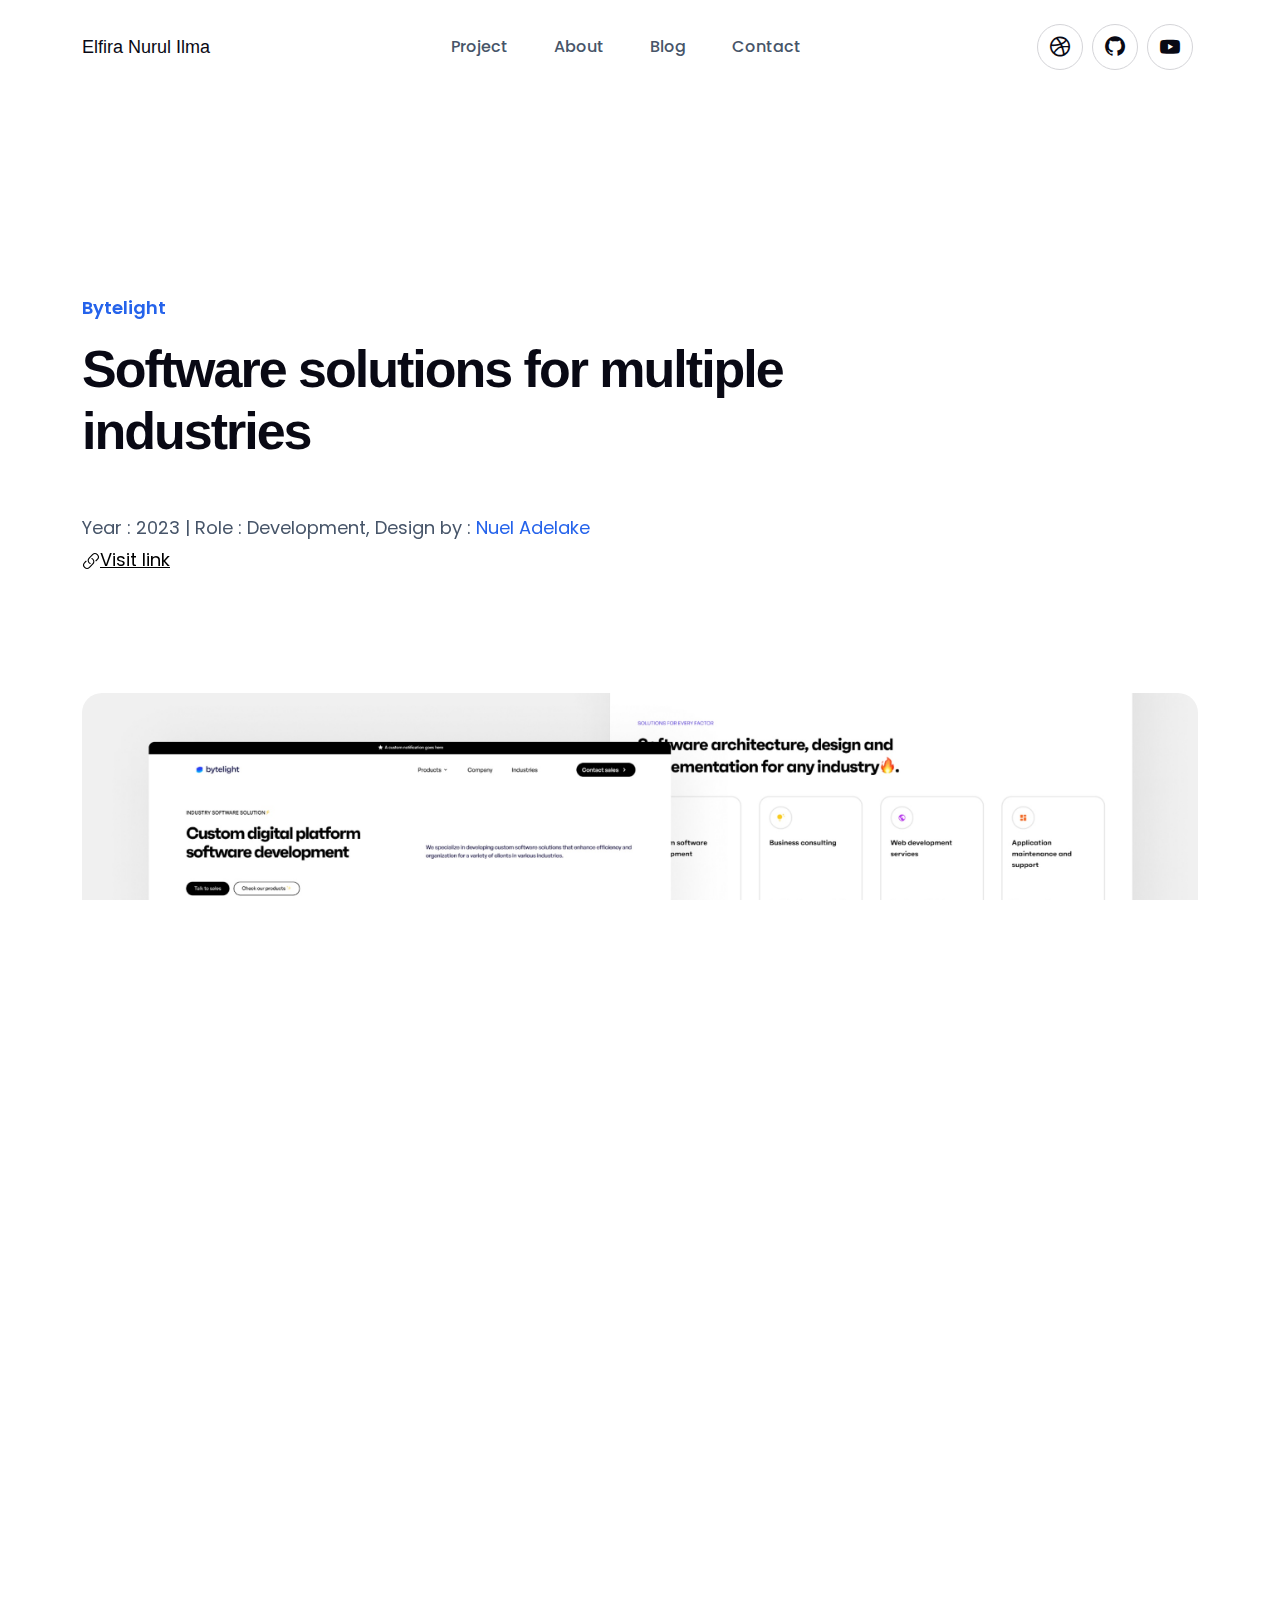
<file: project/bytelight.html>
<!doctype html>
<html lang="en">
    <head>
        <meta charset="utf-8">
        <meta name="viewport" content="width=device-width, initial-scale=1">
        <title>Elfira Nurul Ilma</title>
        <!-- Logo Img -->
        <link rel="icon" href="/src/img/profile-small.png">
        <!-- CSS -->
        <link rel="stylesheet" href="/src/css/style.css">
        <!-- Icon -->
        <link href='https://unpkg.com/boxicons@2.1.4/css/boxicons.min.css' rel='stylesheet'>
        <!-- Locomotive Scrool -->
        <link rel="stylesheet" href="/src/css/locomotive-scroll@4.1.0/locomotive-scroll.css">
        <!-- Cursor -->
        <link rel="stylesheet" href="/src/css/cursor.css">
        <!-- Bootstrap CSS -->
        <link href="https://cdn.jsdelivr.net/npm/bootstrap@5.3.0-alpha1/dist/css/bootstrap.min.css" rel="stylesheet">
    </head>
    <body>
        <div data-scroll-container>
            <!-- Navbar -->
            <nav data-scroll-section="" class="navbar navbar-expand-lg bg-white py-4">
                <div class="container">
                    <!-- Brand -->
                    <a class="navbar-brand" href="/index.html">
                        Elfira Nurul Ilma
                    </a>
                    <!-- Menu Button -->
                    <button class="navbar-toggler border-0 shadow-none" type="button" data-bs-toggle="collapse" data-bs-target="#navbarNav" aria-controls="navbarNav" aria-expanded="false" aria-label="Toggle navigation">
                        <i class='bx bx-menu'></i>
                    </button>
                    <!-- Nav-link -->
                    <div class="collapse navbar-collapse" id="navbarNav">
                        <ul class="navbar-nav mx-auto">
                            <li class="nav-item">
                                <a class="nav-link" href="/project.html">Project</a>
                            </li>
                            <li class="nav-item">
                                <a class="nav-link" href="/about.html">About</a>
                            </li>
                            <li class="nav-item">
                                <a class="nav-link" href="#">Blog</a>
                            </li>
                            <li class="nav-item">
                                <a class="nav-link" href="/contact.html">Contact</a>
                            </li>
                        </ul>
                        <!-- Icon Social -->
                        <div class="icon-social">
                            <a href="https://dribbble.com/ilmaelfiraa" class="rounded-circle d-inline-flex align-items-center" data-cursor="-color-white">
                                <i class="bx bxl-dribbble"></i>
                            </a>
                            <a href="https://github.com/ilmaelfiraa" class="rounded-circle d-inline-flex align-items-center" data-cursor="-color-white">
                                <i class='bx bxl-github' ></i>
                            </a>
                            <a href="https://www.youtube.com/@ilmaelfiraa" class="rounded-circle d-inline-flex align-items-center" data-cursor="-color-white">
                                <i class='bx bxl-youtube'></i>
                            </a>
                        </div>
                    </div>
                </div>
            </nav>
            <!-- /Navbar -->
    
            <!-- Detail Project -->
            <div data-scroll-section="">
                <section class="detail-project">
                    <div class="container">
                        <div class="row">
                            <div class="col-md-8">
                                <span class="fw-semibold">Bytelight</span>
                                <h1 class="fw-bold mt-3">Software solutions for multiple industries</h1>
                                <p class="fw-normal mb-0" style="margin-top: 50px;">Year : 2023 | Role : Development, Design by : <a href="/"><span>Nuel Adelake</span></a></p>
                                <a href="/">
                                    <p class="fw-normal text-black text-decoration-underline">
                                        <svg xmlns="http://www.w3.org/2000/svg" fill="none" viewBox="0 0 24 24" stroke-width="1.5" stroke="currentColor" width="18px" height="18px">
                                            <path stroke-linecap="round" stroke-linejoin="round" d="M13.19 8.688a4.5 4.5 0 011.242 7.244l-4.5 4.5a4.5 4.5 0 01-6.364-6.364l1.757-1.757m13.35-.622l1.757-1.757a4.5 4.5 0 00-6.364-6.364l-4.5 4.5a4.5 4.5 0 001.242 7.244" />
                                        </svg>Visit link
                                    </p>
                                </a>
                            </div>
                        </div>
                        <img src="/src/img//project/bytelight/project-bytelight-2.jpg" alt="">
                        <div class="row justify-content-between" style="padding-top: 100px;">
                            <div class="col-md-3">
                                <h4 class="fw-medium">Bytelight</h4>
                            </div>
                            <div class="col-md-7">
                                <p class="fw-normal">Bytelight is software solutions for multiple industries. This is a landing page design designed by Nuel that I found on Figma Community.</p>
                                <p class="fw-normal">I sliced this design into a static web page. This web design has an elegant combination, starting from the selection of fonts, icons and appropriate colors. I focused on the implementation of the design and maintaining clearly communicated information.</p>
                            </div>
                        </div>
                        <div class="row image-detail-project">
                            <div class="col-md-5">
                                <img src="/src/img/project/bytelight/project-bytelight-3.jpg" alt="">
                            </div>
                            <div class="col-md-7">
                                <img src="/src/img/project/bytelight/project-bytelight-4.jpg" alt="">
                            </div>
                        </div>
                        <div class="row justify-content-between" style="padding-top: 100px;">
                            <div class="col-md-3">
                                <h4 class="fw-medium">Tools and technology</h4>
                            </div>
                            <div class="col-md-7">
                                <p class="fw-normal">These designs and web pages are of course designed and built using tools and technology, so they are accessible. What I use in this project are : </p>
                                <ul>
                                    <li><span class="fw-medium">HTML & CSS/SASS</span>, For design slicing</li>
                                    <li><span class="fw-medium">Bootstrap v5.3</span>, I use the latest version of the bootstrap framework to make it easy for me to build fast and responsive websites.</li>
                                  </ul>
                            </div>
                        </div>
                    </div>
                </section>
                <!-- /Detail Project -->
            </div>
    
            <!-- Card Contact -->
            <section data-scroll-section="" class="card-contact position-relative">
                <div class="container">
                    <figure class="position-absolute z-index-1 translate-middle">
                        <svg width="135" height="81" viewBox="0 0 135 81" fill="none" xmlns="http://www.w3.org/2000/svg">
                            <path opacity="0.2" d="M131 1.49996C131 1.49996 109.5 81 0.500043 77" stroke="#F1F5F9" stroke-width="7"/>
                        </svg>                                                                          
                    </figure>                                           
                    <div class="row">
                        <div class="col-md-5">
                            <h2 class="text-white fw-bold">Interested in working with me?</h2>
                        </div>
                        <div class="desc-btn align-items-center justify-content-between mt-5">
                            <p class="text-white-50 mb-0">Feel free to contact me or just say a friendly hello <br> 
                                <span class="text-white">elfiranurul02@gmail.com</span>
                            </p>
                            <a href="contact.html" class="btn btn-dark" data-cursor="-color-white">Contact me</a>
                        </div>                                      
                    </div>
                </div>
            </section>
            <!-- /Card Contact -->
    
            <!-- Footer -->
            <footer data-scroll-section="" class="mt-5">
                <div class="container">
                    <div class="row">
                        <hr>
                        <span class="text-secondary text-center mb-4 mt-3">
                            © Copyright 2023, All Rights Reserved by Elfira
                        </span>
                    </div>
                </div>
            </footer>
            <!-- /Footer -->
        </div>

        <!-- Bootstrap JS -->
        <script src="https://cdn.jsdelivr.net/npm/bootstrap@5.3.0-alpha1/dist/js/bootstrap.bundle.min.js"></script>
        <!-- Locomotive Scrool -->
        <script src="/src/js/locomotive-scroll@4.1.0/locomotive-scroll.min.js"></script>
        <script>
            const scroller = new LocomotiveScroll({
            el: document.querySelector('[data-scroll-container]'),
            smooth: true
        });
        </script>
        <!-- GSAP -->
        <script src="/src/js/gsap.3.11.2/gsap.min.js"></script>
        <!-- Cursor -->
        <script src="/src/js/cursor.js"></script>
        <!-- Ukiyo -->
        <!-- <script src="src/js/ukiyojs@2.0.1/ukiyo.min.js"></script> -->
    </body>
</html>
</file>
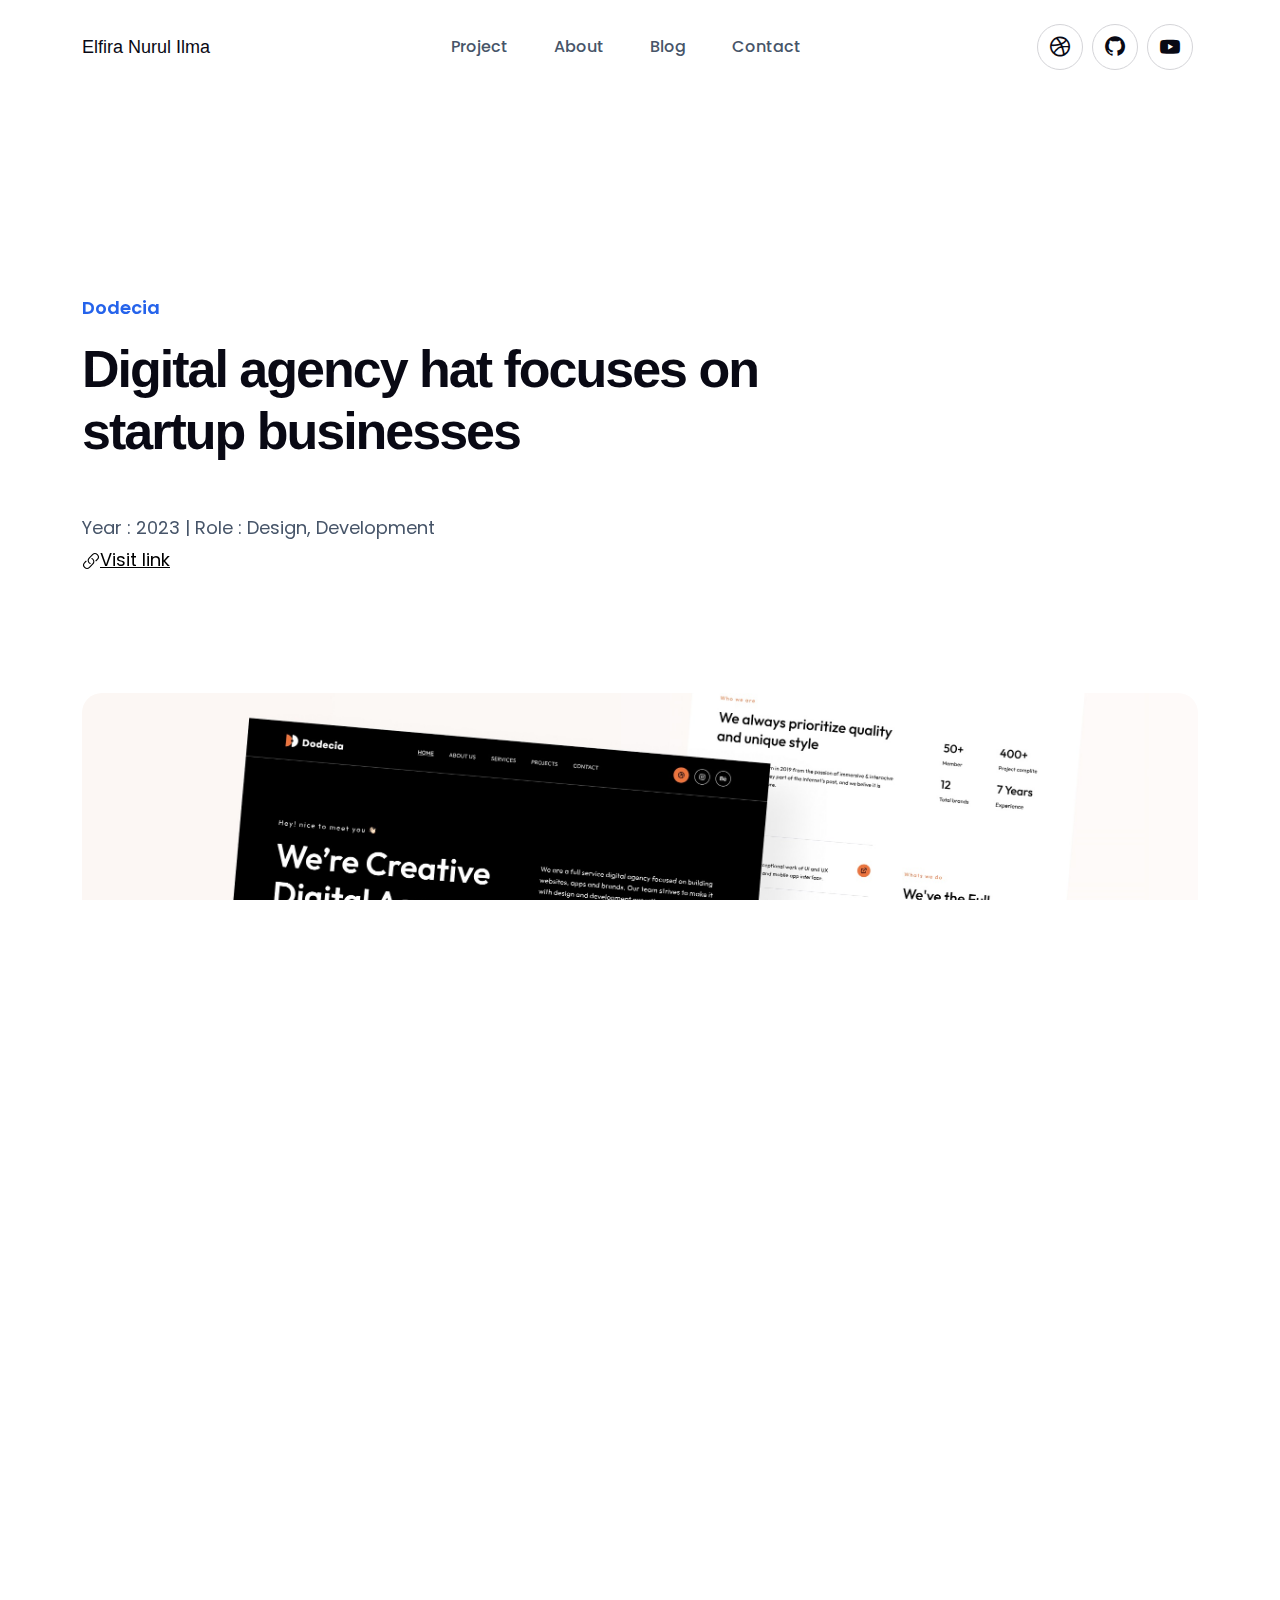
<file: project/dodecia.html>
<!doctype html>
<html lang="en">
    <head>
        <meta charset="utf-8">
        <meta name="viewport" content="width=device-width, initial-scale=1">
        <title>Elfira Nurul Ilma</title>
        <!-- Logo Img -->
        <link rel="icon" href="/src/img/profile-small.png">
        <!-- CSS -->
        <link rel="stylesheet" href="/src/css/style.css">
        <!-- Icon -->
        <link href='https://unpkg.com/boxicons@2.1.4/css/boxicons.min.css' rel='stylesheet'>
        <!-- Locomotive Scrool -->
        <link rel="stylesheet" href="/src/css/locomotive-scroll@4.1.0/locomotive-scroll.css">
        <!-- Cursor -->
        <link rel="stylesheet" href="/src/css/cursor.css">
        <!-- Bootstrap CSS -->
        <link href="https://cdn.jsdelivr.net/npm/bootstrap@5.3.0-alpha1/dist/css/bootstrap.min.css" rel="stylesheet">
    </head>
    <body>
        <div data-scroll-container>
            <!-- Navbar -->
            <nav data-scroll-section="" class="navbar navbar-expand-lg bg-white py-4">
                <div class="container">
                    <!-- Brand -->
                    <a class="navbar-brand" href="/index.html">
                        Elfira Nurul Ilma
                    </a>
                    <!-- Menu Button -->
                    <button class="navbar-toggler border-0 shadow-none" type="button" data-bs-toggle="collapse" data-bs-target="#navbarNav" aria-controls="navbarNav" aria-expanded="false" aria-label="Toggle navigation">
                        <i class='bx bx-menu'></i>
                    </button>
                    <!-- Nav-link -->
                    <div class="collapse navbar-collapse" id="navbarNav">
                        <ul class="navbar-nav mx-auto">
                            <li class="nav-item">
                                <a class="nav-link" href="/project.html">Project</a>
                            </li>
                            <li class="nav-item">
                                <a class="nav-link" href="/about.html">About</a>
                            </li>
                            <li class="nav-item">
                                <a class="nav-link" href="#">Blog</a>
                            </li>
                            <li class="nav-item">
                                <a class="nav-link" href="/contact.html">Contact</a>
                            </li>
                        </ul>
                        <!-- Icon Social -->
                        <div class="icon-social">
                            <a href="https://dribbble.com/ilmaelfiraa" class="rounded-circle d-inline-flex align-items-center" data-cursor="-color-white">
                                <i class="bx bxl-dribbble"></i>
                            </a>
                            <a href="https://github.com/ilmaelfiraa" class="rounded-circle d-inline-flex align-items-center" data-cursor="-color-white">
                                <i class='bx bxl-github' ></i>
                            </a>
                            <a href="https://www.youtube.com/@ilmaelfiraa" class="rounded-circle d-inline-flex align-items-center" data-cursor="-color-white">
                                <i class='bx bxl-youtube'></i>
                            </a>
                        </div>
                    </div>
                </div>
            </nav>
            <!-- /Navbar -->
    
            <!-- Detail Project -->
            <div data-scroll-section="">
                <section class="detail-project">
                    <div class="container">
                        <div class="row">
                            <div class="col-md-8">
                                <span class="fw-semibold">Dodecia</span>
                                <h1 class="fw-bold mt-3">Digital agency hat focuses on startup businesses</h1>
                                <p class="fw-normal mb-0" style="margin-top: 50px;">Year : 2023 | Role : Design, Development</p>
                                <a href="/">
                                    <p class="fw-normal text-black text-decoration-underline">
                                        <svg xmlns="http://www.w3.org/2000/svg" fill="none" viewBox="0 0 24 24" stroke-width="1.5" stroke="currentColor" width="18px" height="18px">
                                            <path stroke-linecap="round" stroke-linejoin="round" d="M13.19 8.688a4.5 4.5 0 011.242 7.244l-4.5 4.5a4.5 4.5 0 01-6.364-6.364l1.757-1.757m13.35-.622l1.757-1.757a4.5 4.5 0 00-6.364-6.364l-4.5 4.5a4.5 4.5 0 001.242 7.244" />
                                        </svg>Visit link
                                    </p>
                                </a>
                            </div>
                        </div>
                        <img src="/src/img//project/dodecia/project-dodecia-2.jpg" alt="">
                        <div class="row justify-content-between" style="padding-top: 100px;">
                            <div class="col-md-3">
                                <h4 class="fw-medium">Dodecia</h4>
                            </div>
                            <div class="col-md-7">
                                <p class="fw-normal">Dodeca is a company (digital agency) that focuses on designing, web development and branding for startups. This is my one-page exploration of digital companies.</p>
                                <p class="fw-normal">I'm working on this personal project as a UI designer and developer. A web design design and implementation that provides services. This site has a fun and relaxed atmosphere. Service and portfolio sections are important aspects of this overall design. I focus on a good user experience and clearly communicated information.</p>
                            </div>
                        </div>
                        <div class="row image-detail-project">
                            <div class="col-md-5">
                                <img src="/src/img/project/dodecia/project-dodecia-3.jpg" alt="">
                            </div>
                            <div class="col-md-7">
                                <img src="/src/img/project/dodecia/project-dodecia-4.jpg" alt="">
                            </div>
                        </div>
                        <div class="row justify-content-between" style="padding-top: 100px;">
                            <div class="col-md-3">
                                <h4 class="fw-medium">Tools and technology</h4>
                            </div>
                            <div class="col-md-7">
                                <p class="fw-normal">These designs and web pages are of course designed and built using tools and technology, so they are accessible. What I use in this project are : </p>
                                <ul>
                                    <li><span class="fw-medium">Figma</span>, as a tool for designing web design.</li>
                                    <li><span class="fw-medium">Bootstrap v5.3</span>, I used the latest version of the bootstrap framework when I designed this web page.</li>
                                    <li><span class="fw-medium">Owl Carousel</span>, In this part of the project I use the jQuery plugin, namely OWL Carousel to create slide animations in the form of images.</li>
                                    <li><span class="fw-medium">Smooth Scroolbar</span>, Makes web pages smooth when scrolled down.</li>
                                    <li><span class="fw-medium">Netlify</span>, Web page hosting.</li>
                                  </ul>
                            </div>
                        </div>
                    </div>
                </section>
                <!-- /Detail Project -->
            </div>
    
            <!-- Card Contact -->
            <section data-scroll-section="" class="card-contact position-relative">
                <div class="container">
                    <figure class="position-absolute z-index-1 translate-middle">
                        <svg width="135" height="81" viewBox="0 0 135 81" fill="none" xmlns="http://www.w3.org/2000/svg">
                            <path opacity="0.2" d="M131 1.49996C131 1.49996 109.5 81 0.500043 77" stroke="#F1F5F9" stroke-width="7"/>
                        </svg>                                                                          
                    </figure>                                           
                    <div class="row">
                        <div class="col-md-5">
                            <h2 class="text-white fw-bold">Interested in working with me?</h2>
                        </div>
                        <div class="desc-btn align-items-center justify-content-between mt-5">
                            <p class="text-white-50 mb-0">Feel free to contact me or just say a friendly hello <br> 
                                <span class="text-white">elfiranurul02@gmail.com</span>
                            </p>
                            <a href="contact.html" class="btn btn-dark" data-cursor="-color-white">Contact me</a>
                        </div>                                      
                    </div>
                </div>
            </section>
            <!-- /Card Contact -->
    
            <!-- Footer -->
            <footer data-scroll-section="" class="mt-5">
                <div class="container">
                    <div class="row">
                        <hr>
                        <span class="text-secondary text-center mb-4 mt-3">
                            © Copyright 2023, All Rights Reserved by Elfira
                        </span>
                    </div>
                </div>
            </footer>
            <!-- /Footer -->
        </div>

        <!-- Bootstrap JS -->
        <script src="https://cdn.jsdelivr.net/npm/bootstrap@5.3.0-alpha1/dist/js/bootstrap.bundle.min.js"></script>
        <!-- Locomotive Scrool -->
        <script src="/src/js/locomotive-scroll@4.1.0/locomotive-scroll.min.js"></script>
        <script>
            const scroller = new LocomotiveScroll({
            el: document.querySelector('[data-scroll-container]'),
            smooth: true
        });
        </script>
        <!-- GSAP -->
        <script src="/src/js/gsap.3.11.2/gsap.min.js"></script>
        <!-- Cursor -->
        <script src="/src/js/cursor.js"></script>
        <!-- Ukiyo -->
        <!-- <script src="src/js/ukiyojs@2.0.1/ukiyo.min.js"></script> -->
    </body>
</html>
</file>
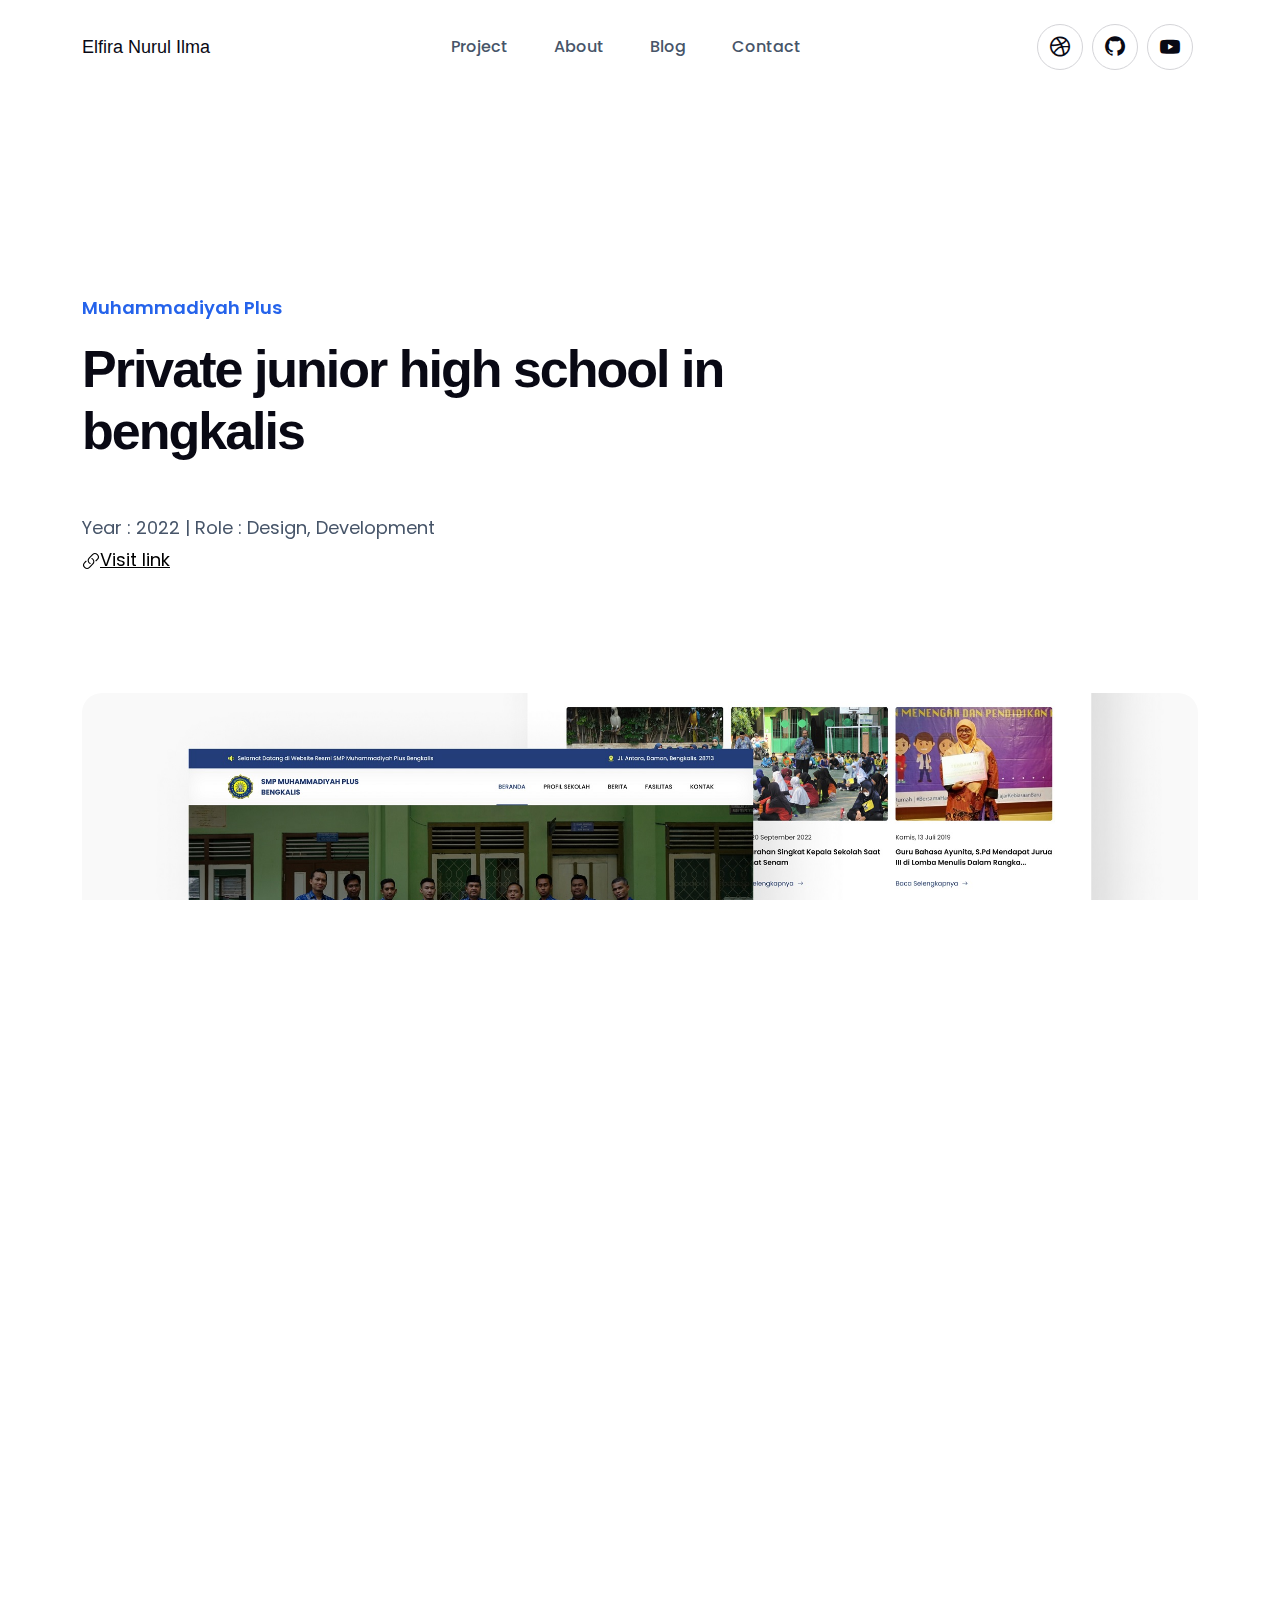
<file: project/muhammadiyah-plus.html>
<!doctype html>
<html lang="en">
    <head>
        <meta charset="utf-8">
        <meta name="viewport" content="width=device-width, initial-scale=1">
        <title>Elfira Nurul Ilma</title>
        <!-- Logo Img -->
        <link rel="icon" href="/src/img/profile-small.png">
        <!-- CSS -->
        <link rel="stylesheet" href="/src/css/style.css">
        <!-- Icon -->
        <link href='https://unpkg.com/boxicons@2.1.4/css/boxicons.min.css' rel='stylesheet'>
        <!-- Locomotive Scrool -->
        <link rel="stylesheet" href="/src/css/locomotive-scroll@4.1.0/locomotive-scroll.css">
        <!-- Cursor -->
        <link rel="stylesheet" href="/src/css/cursor.css">
        <!-- Bootstrap CSS -->
        <link href="https://cdn.jsdelivr.net/npm/bootstrap@5.3.0-alpha1/dist/css/bootstrap.min.css" rel="stylesheet">
    </head>
    <body>
        <div data-scroll-container>
            <!-- Navbar -->
            <nav data-scroll-section="" class="navbar navbar-expand-lg bg-white py-4">
                <div class="container">
                    <!-- Brand -->
                    <a class="navbar-brand" href="/index.html">
                        Elfira Nurul Ilma
                    </a>
                    <!-- Menu Button -->
                    <button class="navbar-toggler border-0 shadow-none" type="button" data-bs-toggle="collapse" data-bs-target="#navbarNav" aria-controls="navbarNav" aria-expanded="false" aria-label="Toggle navigation">
                        <i class='bx bx-menu'></i>
                    </button>
                    <!-- Nav-link -->
                    <div class="collapse navbar-collapse" id="navbarNav">
                        <ul class="navbar-nav mx-auto">
                            <li class="nav-item">
                                <a class="nav-link" href="/project.html">Project</a>
                            </li>
                            <li class="nav-item">
                                <a class="nav-link" href="/about.html">About</a>
                            </li>
                            <li class="nav-item">
                                <a class="nav-link" href="#">Blog</a>
                            </li>
                            <li class="nav-item">
                                <a class="nav-link" href="/contact.html">Contact</a>
                            </li>
                        </ul>
                        <!-- Icon Social -->
                        <div class="icon-social">
                            <a href="https://dribbble.com/ilmaelfiraa" class="rounded-circle d-inline-flex align-items-center" data-cursor="-color-white">
                                <i class="bx bxl-dribbble"></i>
                            </a>
                            <a href="https://github.com/ilmaelfiraa" class="rounded-circle d-inline-flex align-items-center" data-cursor="-color-white">
                                <i class='bx bxl-github' ></i>
                            </a>
                            <a href="https://www.youtube.com/@ilmaelfiraa" class="rounded-circle d-inline-flex align-items-center" data-cursor="-color-white">
                                <i class='bx bxl-youtube'></i>
                            </a>
                        </div>
                    </div>
                </div>
            </nav>
            <!-- /Navbar -->
    
            <!-- Detail Project -->
            <div data-scroll-section="">
                <section class="detail-project">
                    <div class="container">
                        <div class="row">
                            <div class="col-md-8">
                                <span class="fw-semibold">Muhammadiyah Plus</span>
                                <h1 class="fw-bold mt-3">Private junior high school in bengkalis</h1>
                                <p class="fw-normal mb-0" style="margin-top: 50px;">Year : 2022 | Role : Design, Development</p>
                                <a href="https://smpsmuh-school.netlify.app/">
                                    <p class="fw-normal text-black text-decoration-underline">
                                        <svg xmlns="http://www.w3.org/2000/svg" fill="none" viewBox="0 0 24 24" stroke-width="1.5" stroke="currentColor" width="18px" height="18px">
                                            <path stroke-linecap="round" stroke-linejoin="round" d="M13.19 8.688a4.5 4.5 0 011.242 7.244l-4.5 4.5a4.5 4.5 0 01-6.364-6.364l1.757-1.757m13.35-.622l1.757-1.757a4.5 4.5 0 00-6.364-6.364l-4.5 4.5a4.5 4.5 0 001.242 7.244" />
                                        </svg>Visit link
                                    </p>
                                </a>
                            </div>
                        </div>
                        <img src="/src/img//project/muhammadiyah/muhammadiyah-project-2.jpg" alt="">
                        <div class="row justify-content-between" style="padding-top: 100px;">
                            <div class="col-md-3">
                                <h4 class="fw-medium">Muhammadiyah Plus</h4>
                            </div>
                            <div class="col-md-7">
                                <p class="fw-normal">Muhammadiyah plus is a private school located in the city of Bengkalis. I did an exploration regarding the school's web design which consists of several sections, which make it a source of school profiles and information.</p>
                            </div>
                        </div>
                        <div class="row image-detail-project">
                            <div class="col-md-5">
                                <img src="/src/img/project/muhammadiyah/muhammadiyah-project-3.jpg" alt="">
                            </div>
                            <div class="col-md-7">
                                <img src="/src/img/project/muhammadiyah/muhammadiyah-project-4.jpg" alt="">
                            </div>
                        </div>
                        <div class="row justify-content-between" style="padding-top: 100px;">
                            <div class="col-md-3">
                                <h4 class="fw-medium">Tools and technology</h4>
                            </div>
                            <div class="col-md-7">
                                <p class="fw-normal">These designs and web pages are of course designed and built using tools and technology, so they are accessible. What I use in this project are : </p>
                                <ul>
                                    <li><span class="fw-medium">Figma</span>, as a tool for designing web design.</li>
                                    <li><span class="fw-medium">Bootstrap v4.5</span>, I used the bootstrap framework when I designed this web page.</li>
                                    <li><span class="fw-medium">Netlify</span>, Web page hosting.</li>
                                  </ul>
                            </div>
                        </div>
                    </div>
                </section>
                <!-- /Detail Project -->
            </div>
    
            <!-- Card Contact -->
            <section data-scroll-section="" class="card-contact position-relative">
                <div class="container">
                    <figure class="position-absolute z-index-1 translate-middle">
                        <svg width="135" height="81" viewBox="0 0 135 81" fill="none" xmlns="http://www.w3.org/2000/svg">
                            <path opacity="0.2" d="M131 1.49996C131 1.49996 109.5 81 0.500043 77" stroke="#F1F5F9" stroke-width="7"/>
                        </svg>                                                                          
                    </figure>                                           
                    <div class="row">
                        <div class="col-md-5">
                            <h2 class="text-white fw-bold">Interested in working with me?</h2>
                        </div>
                        <div class="desc-btn align-items-center justify-content-between mt-5">
                            <p class="text-white-50 mb-0">Feel free to contact me or just say a friendly hello <br> 
                                <span class="text-white">elfiranurul02@gmail.com</span>
                            </p>
                            <a href="contact.html" class="btn btn-dark" data-cursor="-color-white">Contact me</a>
                        </div>                                      
                    </div>
                </div>
            </section>
            <!-- /Card Contact -->
    
            <!-- Footer -->
            <footer data-scroll-section="" class="mt-5">
                <div class="container">
                    <div class="row">
                        <hr>
                        <span class="text-secondary text-center mb-4 mt-3">
                            © Copyright 2023, All Rights Reserved by Elfira
                        </span>
                    </div>
                </div>
            </footer>
            <!-- /Footer -->
        </div>

        <!-- Bootstrap JS -->
        <script src="https://cdn.jsdelivr.net/npm/bootstrap@5.3.0-alpha1/dist/js/bootstrap.bundle.min.js"></script>
        <!-- Locomotive Scrool -->
        <script src="/src/js/locomotive-scroll@4.1.0/locomotive-scroll.min.js"></script>
        <script>
            const scroller = new LocomotiveScroll({
            el: document.querySelector('[data-scroll-container]'),
            smooth: true
        });
        </script>
        <!-- GSAP -->
        <script src="/src/js/gsap.3.11.2/gsap.min.js"></script>
        <!-- Cursor -->
        <script src="/src/js/cursor.js"></script>
        <!-- Ukiyo -->
        <!-- <script src="src/js/ukiyojs@2.0.1/ukiyo.min.js"></script> -->
    </body>
</html>
</file>
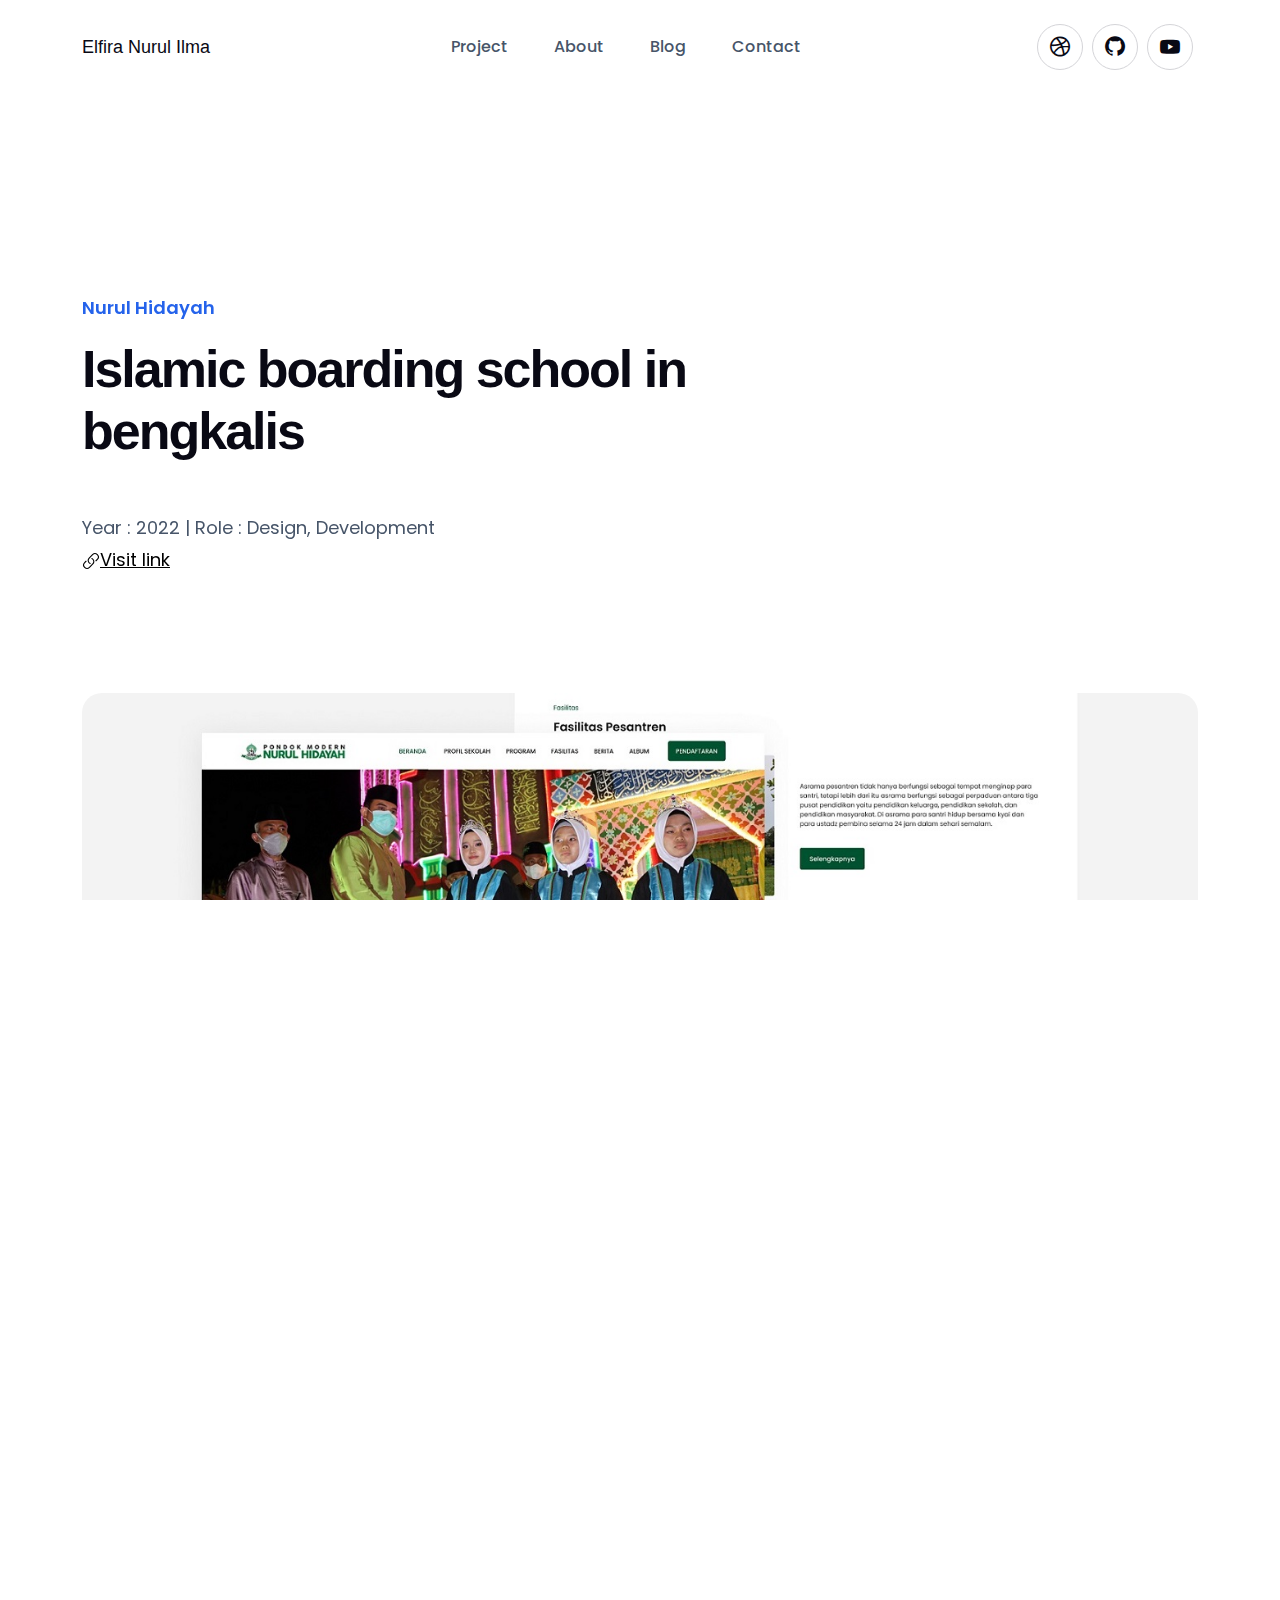
<file: project/nurul-hidayah.html>
<!doctype html>
<html lang="en">
    <head>
        <meta charset="utf-8">
        <meta name="viewport" content="width=device-width, initial-scale=1">
        <title>Elfira Nurul Ilma</title>
        <!-- Logo Img -->
        <link rel="icon" href="/src/img/profile-small.png">
        <!-- CSS -->
        <link rel="stylesheet" href="/src/css/style.css">
        <!-- Icon -->
        <link href='https://unpkg.com/boxicons@2.1.4/css/boxicons.min.css' rel='stylesheet'>
        <!-- Locomotive Scrool -->
        <link rel="stylesheet" href="/src/css/locomotive-scroll@4.1.0/locomotive-scroll.css">
        <!-- Cursor -->
        <link rel="stylesheet" href="/src/css/cursor.css">
        <!-- Bootstrap CSS -->
        <link href="https://cdn.jsdelivr.net/npm/bootstrap@5.3.0-alpha1/dist/css/bootstrap.min.css" rel="stylesheet">
    </head>
    <body>
        <div data-scroll-container>
            <!-- Navbar -->
            <nav data-scroll-section="" class="navbar navbar-expand-lg bg-white py-4">
                <div class="container">
                    <!-- Brand -->
                    <a class="navbar-brand" href="/index.html">
                        Elfira Nurul Ilma
                    </a>
                    <!-- Menu Button -->
                    <button class="navbar-toggler border-0 shadow-none" type="button" data-bs-toggle="collapse" data-bs-target="#navbarNav" aria-controls="navbarNav" aria-expanded="false" aria-label="Toggle navigation">
                        <i class='bx bx-menu'></i>
                    </button>
                    <!-- Nav-link -->
                    <div class="collapse navbar-collapse" id="navbarNav">
                        <ul class="navbar-nav mx-auto">
                            <li class="nav-item">
                                <a class="nav-link" href="/project.html">Project</a>
                            </li>
                            <li class="nav-item">
                                <a class="nav-link" href="/about.html">About</a>
                            </li>
                            <li class="nav-item">
                                <a class="nav-link" href="#">Blog</a>
                            </li>
                            <li class="nav-item">
                                <a class="nav-link" href="/contact.html">Contact</a>
                            </li>
                        </ul>
                        <!-- Icon Social -->
                        <div class="icon-social">
                            <a href="https://dribbble.com/ilmaelfiraa" class="rounded-circle d-inline-flex align-items-center" data-cursor="-color-white">
                                <i class="bx bxl-dribbble"></i>
                            </a>
                            <a href="https://github.com/ilmaelfiraa" class="rounded-circle d-inline-flex align-items-center" data-cursor="-color-white">
                                <i class='bx bxl-github' ></i>
                            </a>
                            <a href="https://www.youtube.com/@ilmaelfiraa" class="rounded-circle d-inline-flex align-items-center" data-cursor="-color-white">
                                <i class='bx bxl-youtube'></i>
                            </a>
                        </div>
                    </div>
                </div>
            </nav>
            <!-- /Navbar -->
    
            <!-- Detail Project -->
            <div data-scroll-section="">
                <section class="detail-project">
                    <div class="container">
                        <div class="row">
                            <div class="col-md-8">
                                <span class="fw-semibold">Nurul Hidayah</span>
                                <h1 class="fw-bold mt-3">Islamic boarding school in bengkalis</h1>
                                <p class="fw-normal mb-0" style="margin-top: 50px;">Year : 2022 | Role : Design, Development</p>
                                <a href="https://nurulhidayah.ponpes.id/">
                                    <p class="fw-normal text-black text-decoration-underline">
                                        <svg xmlns="http://www.w3.org/2000/svg" fill="none" viewBox="0 0 24 24" stroke-width="1.5" stroke="currentColor" width="18px" height="18px">
                                            <path stroke-linecap="round" stroke-linejoin="round" d="M13.19 8.688a4.5 4.5 0 011.242 7.244l-4.5 4.5a4.5 4.5 0 01-6.364-6.364l1.757-1.757m13.35-.622l1.757-1.757a4.5 4.5 0 00-6.364-6.364l-4.5 4.5a4.5 4.5 0 001.242 7.244" />
                                        </svg>Visit link
                                    </p>
                                </a>
                            </div>
                        </div>
                        <img src="/src/img//project/ponpres/ponpres-project-2.jpg" alt="">
                        <div class="row justify-content-between" style="padding-top: 100px;">
                            <div class="col-md-3">
                                <h4 class="fw-medium">Nurul Hidayah</h4>
                            </div>
                            <div class="col-md-7">
                                <p class="fw-normal">Nurul Hidayah Islamic Boarding School is an Islamic educational institution founded on January 1, 1989 by the people of Kampung Tengah at the initiative of community leaders under the auspices of the At-Tarbiyah Al-Islamiyyah Nurul Hidayah Foundation with Notarial Deed No. AHU-0044750.AH.01.12 Year 2016</p>
                                <p class="fw-normal">I got this project when I was completing my final college assignment with the title developing this website. In this project, I redesigned the look and developed the website</p>
                            </div>
                        </div>
                        <div class="row image-detail-project">
                            <div class="col-md-5">
                                <img src="/src/img/project/ponpres/ponpres-project-3.jpg" alt="">
                            </div>
                            <div class="col-md-7">
                                <img src="/src/img/project/ponpres/ponpres-project-4.jpg" alt="">
                            </div>
                        </div>
                        <div class="row justify-content-between" style="padding-top: 100px;">
                            <div class="col-md-3">
                                <h4 class="fw-medium">Tools and technology</h4>
                            </div>
                            <div class="col-md-7">
                                <p class="fw-normal">These designs and web pages are of course designed and built using tools and technology, so they are accessible. What I use in this project are : </p>
                                <ul>
                                    <li><span class="fw-medium">Figma</span>, as a tool for designing web design.</li>
                                    <li><span class="fw-medium">Bootstrap v4.5</span>, I used the bootstrap framework when I designed this web page.</li>
                                    <li><span class="fw-medium">PHP</span>, Programming language used.</li>
                                    <li><span class="fw-medium">CodeIgniter</span>, Open-source framework for web and application development.</li>
                                    <li><span class="fw-medium">MySQL</span>, Database servers.</li>
                                  </ul>
                            </div>
                        </div>
                    </div>
                </section>
                <!-- /Detail Project -->
            </div>
    
            <!-- Card Contact -->
            <section data-scroll-section="" class="card-contact position-relative">
                <div class="container">
                    <figure class="position-absolute z-index-1 translate-middle">
                        <svg width="135" height="81" viewBox="0 0 135 81" fill="none" xmlns="http://www.w3.org/2000/svg">
                            <path opacity="0.2" d="M131 1.49996C131 1.49996 109.5 81 0.500043 77" stroke="#F1F5F9" stroke-width="7"/>
                        </svg>                                                                          
                    </figure>                                           
                    <div class="row">
                        <div class="col-md-5">
                            <h2 class="text-white fw-bold">Interested in working with me?</h2>
                        </div>
                        <div class="desc-btn align-items-center justify-content-between mt-5">
                            <p class="text-white-50 mb-0">Feel free to contact me or just say a friendly hello <br> 
                                <span class="text-white">elfiranurul02@gmail.com</span>
                            </p>
                            <a href="contact.html" class="btn btn-dark" data-cursor="-color-white">Contact me</a>
                        </div>                                      
                    </div>
                </div>
            </section>
            <!-- /Card Contact -->
    
            <!-- Footer -->
            <footer data-scroll-section="" class="mt-5">
                <div class="container">
                    <div class="row">
                        <hr>
                        <span class="text-secondary text-center mb-4 mt-3">
                            © Copyright 2023, All Rights Reserved by Elfira
                        </span>
                    </div>
                </div>
            </footer>
            <!-- /Footer -->
        </div>

        <!-- Bootstrap JS -->
        <script src="https://cdn.jsdelivr.net/npm/bootstrap@5.3.0-alpha1/dist/js/bootstrap.bundle.min.js"></script>
        <!-- Locomotive Scrool -->
        <script src="/src/js/locomotive-scroll@4.1.0/locomotive-scroll.min.js"></script>
        <script>
            const scroller = new LocomotiveScroll({
            el: document.querySelector('[data-scroll-container]'),
            smooth: true
        });
        </script>
        <!-- GSAP -->
        <script src="/src/js/gsap.3.11.2/gsap.min.js"></script>
        <!-- Cursor -->
        <script src="/src/js/cursor.js"></script>
        <!-- Ukiyo -->
        <!-- <script src="src/js/ukiyojs@2.0.1/ukiyo.min.js"></script> -->
    </body>
</html>
</file>
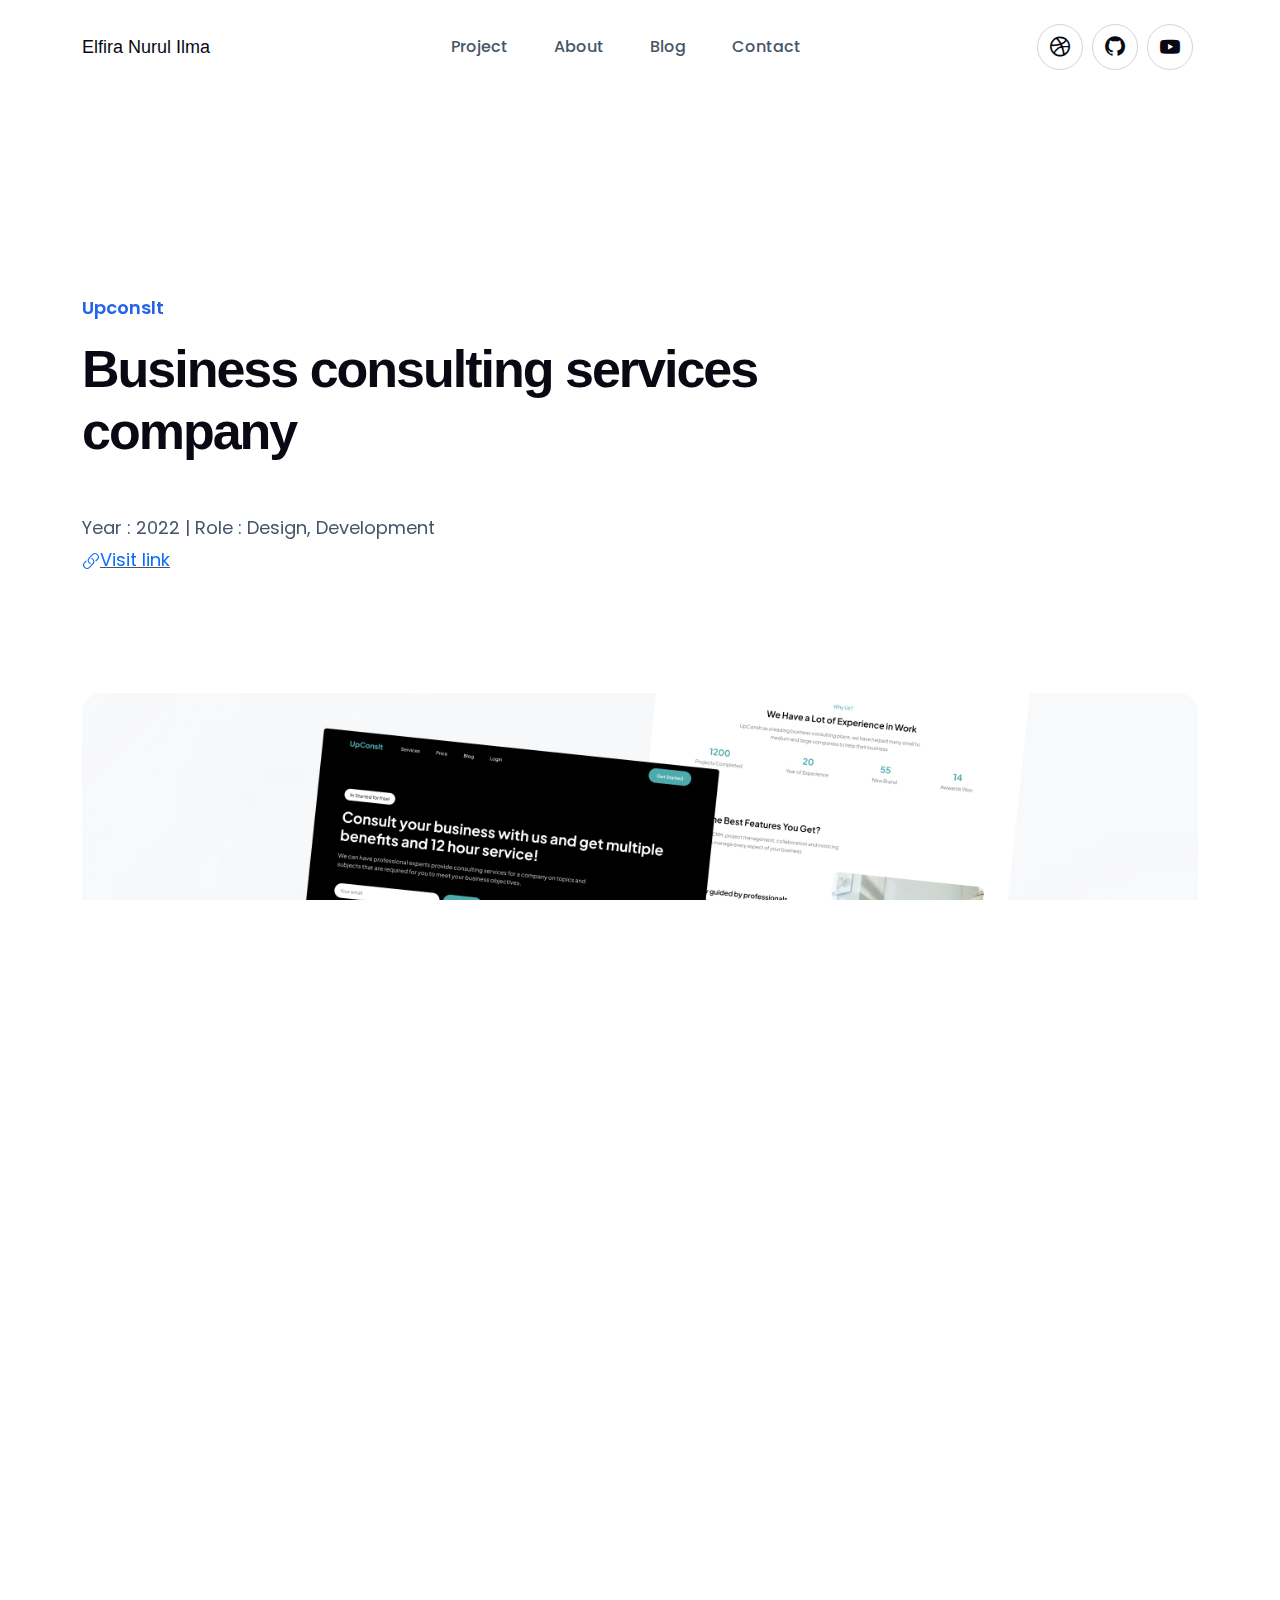
<file: project/upconslt.html>
<!doctype html>
<html lang="en">
    <head>
        <meta charset="utf-8">
        <meta name="viewport" content="width=device-width, initial-scale=1">
        <title>Elfira Nurul Ilma</title>
        <!-- Logo Img -->
        <link rel="icon" href="/src/img/profile-small.png">
        <!-- CSS -->
        <link rel="stylesheet" href="/src/css/style.css">
        <!-- Icon -->
        <link href='https://unpkg.com/boxicons@2.1.4/css/boxicons.min.css' rel='stylesheet'>
        <!-- Locomotive Scrool -->
        <link rel="stylesheet" href="/src/css/locomotive-scroll@4.1.0/locomotive-scroll.css">
        <!-- Cursor -->
        <link rel="stylesheet" href="/src/css/cursor.css">
        <!-- Bootstrap CSS -->
        <link href="https://cdn.jsdelivr.net/npm/bootstrap@5.3.0-alpha1/dist/css/bootstrap.min.css" rel="stylesheet">
    </head>
    <body>
        <div data-scroll-container>
            <!-- Navbar -->
            <nav data-scroll-section="" class="navbar navbar-expand-lg bg-white py-4">
                <div class="container">
                    <!-- Brand -->
                    <a class="navbar-brand" href="/index.html">
                        Elfira Nurul Ilma
                    </a>
                    <!-- Menu Button -->
                    <button class="navbar-toggler border-0 shadow-none" type="button" data-bs-toggle="collapse" data-bs-target="#navbarNav" aria-controls="navbarNav" aria-expanded="false" aria-label="Toggle navigation">
                        <i class='bx bx-menu'></i>
                    </button>
                    <!-- Nav-link -->
                    <div class="collapse navbar-collapse" id="navbarNav">
                        <ul class="navbar-nav mx-auto">
                            <li class="nav-item">
                                <a class="nav-link" href="/project.html">Project</a>
                            </li>
                            <li class="nav-item">
                                <a class="nav-link" href="/about.html">About</a>
                            </li>
                            <li class="nav-item">
                                <a class="nav-link" href="#">Blog</a>
                            </li>
                            <li class="nav-item">
                                <a class="nav-link" href="/contact.html">Contact</a>
                            </li>
                        </ul>
                        <!-- Icon Social -->
                        <div class="icon-social">
                            <a href="https://dribbble.com/ilmaelfiraa" class="rounded-circle d-inline-flex align-items-center" data-cursor="-color-white">
                                <i class="bx bxl-dribbble"></i>
                            </a>
                            <a href="https://github.com/ilmaelfiraa" class="rounded-circle d-inline-flex align-items-center" data-cursor="-color-white">
                                <i class='bx bxl-github' ></i>
                            </a>
                            <a href="https://www.youtube.com/@ilmaelfiraa" class="rounded-circle d-inline-flex align-items-center" data-cursor="-color-white">
                                <i class='bx bxl-youtube'></i>
                            </a>
                        </div>
                    </div>
                </div>
            </nav>
            <!-- /Navbar -->
    
            <!-- Detail Project -->
            <div data-scroll-section="">
                <section class="detail-project">
                    <div class="container">
                        <div class="row">
                            <div class="col-md-8">
                                <span class="fw-semibold">Upconslt</span>
                                <h1 class="fw-bold mt-3">Business consulting services company</h1>
                                <p class="fw-normal mb-0" style="margin-top: 50px;">Year : 2022 | Role : Design, Development
                                <a href="https://upconslt.netlify.app/">
                                    <p class="fw-normal text-decoration-underline">
                                        <svg xmlns="http://www.w3.org/2000/svg" fill="none" viewBox="0 0 24 24" stroke-width="1.5" stroke="currentColor" width="18px" height="18px">
                                            <path stroke-linecap="round" stroke-linejoin="round" d="M13.19 8.688a4.5 4.5 0 011.242 7.244l-4.5 4.5a4.5 4.5 0 01-6.364-6.364l1.757-1.757m13.35-.622l1.757-1.757a4.5 4.5 0 00-6.364-6.364l-4.5 4.5a4.5 4.5 0 001.242 7.244" />
                                        </svg>Visit link
                                    </p>
                                </a>
                            </div>
                        </div>
                        <img src="/src/img//project/upconslt/upconslt-project-2.jpg" alt="">
                        <div class="row justify-content-between" style="padding-top: 100px;">
                            <div class="col-md-3">
                                <h4 class="fw-medium">Upconslt</h4>
                            </div>
                            <div class="col-md-7">
                                <p class="fw-normal">Upconsult is the result of my exploration of business consulting service providers for startups, small businesses, digital businesses and more. Has many features and prices vary. With the right colors, this website has a soft and pleasant impression.</p>
                            </div>
                        </div>
                        <div class="row image-detail-project">
                            <div class="col-md-5">
                                <img src="/src/img/project/upconslt/upconslt-project-3.png" alt="">
                            </div>
                            <div class="col-md-7">
                                <img src="/src/img/project/upconslt/upconslt-project-4.jpg" alt="">
                            </div>
                        </div>
                        <div class="row justify-content-between" style="padding-top: 100px;">
                            <div class="col-md-3">
                                <h4 class="fw-medium">Tools and technology</h4>
                            </div>
                            <div class="col-md-7">
                                <p class="fw-normal">These designs and web pages are of course designed and built using tools and technology, so they are accessible. What I use in this project are : </p>
                                <ul>
                                    <li><span class="fw-medium">Figma</span>, as a tool for designing web design.</li>
                                    <li><span class="fw-medium">HTML & CSS</span>, For design slicing</li>
                                    <li><span class="fw-medium">JS</span>, Create a number counter animation</li>
                                    <li><span class="fw-medium">Bootstrap v5.1</span>, I use the bootstrap framework to make it easy for me to build fast and responsive websites.</li>
                                    <li><span class="fw-medium">AOS</span>, Animates when scrolling down</li>
                                  </ul>
                            </div>
                        </div>
                    </div>
                </section>
                <!-- /Detail Project -->
            </div>
    
            <!-- Card Contact -->
            <section data-scroll-section="" class="card-contact position-relative">
                <div class="container">
                    <figure class="position-absolute z-index-1 translate-middle">
                        <svg width="135" height="81" viewBox="0 0 135 81" fill="none" xmlns="http://www.w3.org/2000/svg">
                            <path opacity="0.2" d="M131 1.49996C131 1.49996 109.5 81 0.500043 77" stroke="#F1F5F9" stroke-width="7"/>
                        </svg>                                                                          
                    </figure>                                           
                    <div class="row">
                        <div class="col-md-5">
                            <h2 class="text-white fw-bold">Interested in working with me?</h2>
                        </div>
                        <div class="desc-btn align-items-center justify-content-between mt-5">
                            <p class="text-white-50 mb-0">Feel free to contact me or just say a friendly hello <br> 
                                <span class="text-white">elfiranurul02@gmail.com</span>
                            </p>
                            <a href="contact.html" class="btn btn-dark" data-cursor="-color-white">Contact me</a>
                        </div>                                      
                    </div>
                </div>
            </section>
            <!-- /Card Contact -->
    
            <!-- Footer -->
            <footer data-scroll-section="" class="mt-5">
                <div class="container">
                    <div class="row">
                        <hr>
                        <span class="text-secondary text-center mb-4 mt-3">
                            © Copyright 2023, All Rights Reserved by Elfira
                        </span>
                    </div>
                </div>
            </footer>
            <!-- /Footer -->
        </div>

        <!-- Bootstrap JS -->
        <script src="https://cdn.jsdelivr.net/npm/bootstrap@5.3.0-alpha1/dist/js/bootstrap.bundle.min.js"></script>
        <!-- Locomotive Scrool -->
        <script src="/src/js/locomotive-scroll@4.1.0/locomotive-scroll.min.js"></script>
        <script>
            const scroller = new LocomotiveScroll({
            el: document.querySelector('[data-scroll-container]'),
            smooth: true
        });
        </script>
        <!-- GSAP -->
        <script src="/src/js/gsap.3.11.2/gsap.min.js"></script>
        <!-- Cursor -->
        <script src="/src/js/cursor.js"></script>
        <!-- Ukiyo -->
        <!-- <script src="src/js/ukiyojs@2.0.1/ukiyo.min.js"></script> -->
    </body>
</html>
</file>
<file: src/css/style.css>
@import url(/src/font/Satoshi-Bold.otf);
@import url(/src/font/Satoshi-Medium.otf);
@import url(/src/font/Satoshi-Regular.otf);
@import url("https://fonts.googleapis.com/css2?family=Poppins:wght@400;500;600&display=swap");
:root {
  --poppins: "Poppins", sans-serif;
  --satoshi: "Satoshi", sans-serif;
  --reguler: 400;
  --medium: 500;
  --semi-bold: 600;
  --text-primary: $primary !important ;
}

body {
  font-family: var(--poppins) !important;
  overflow-x: hidden;
  line-height: 1.5;
}
body a,
body a:hover {
  text-decoration: none;
}

* {
  margin: 0;
  padding: 0;
  outline: none !important;
}

img {
  max-width: 100%;
  vertical-align: middle;
}

ul {
  padding-left: 1.2rem !important;
}

a.btn {
  border: 0;
  cursor: pointer;
  border-radius: 50px;
  font-weight: var(--semi-bold) !important;
}

.btn-primary {
  padding: 13px 55px !important;
  background-color: #2563EB !important;
}

.btn-primary:hover {
  box-shadow: 0px 4px 30px rgba(37, 99, 235, 0.25);
}

.btn-outline {
  padding: 13px 55px !important;
  border: 1px solid #D4D4D8 !important;
  color: #090914;
  transition: 0.3s ease-in-out !important;
}

.btn-dark {
  background-color: #090914 !important;
  padding: 15px 55px !important;
}

.btn-dark:hover {
  box-shadow: 0px 4px 30px rgba(0, 0, 0, 0.15);
}

.navbar .navbar-brand {
  font-family: var(--satoshi);
  font-weight: var(--medium);
  font-size: 18px;
  line-height: 24px;
  color: #090914;
}
.navbar .nav-item .nav-link {
  margin-right: 30px;
  color: #475569;
  font-size: 16px;
  font-weight: var(--medium);
}
.navbar .nav-item .nav-link.active {
  color: #2563EB !important;
}
.navbar .nav-item .nav-link:hover {
  color: #2563EB;
}
.navbar .icon-social a {
  border: 1px solid #D4D4D8;
  padding: 10px;
  color: #090914;
  transition: 0.3s ease-in-out;
  margin-right: 5px;
}
.navbar .icon-social a i {
  font-size: 24px;
}
.navbar .icon-social a:hover {
  background-color: #2563EB;
  border: 1px solid #2563EB;
  color: white;
}

section.hero {
  padding-top: 200px;
}
section.hero span {
  color: #2563EB;
  font-size: 18px;
  line-height: 28px;
}
section.hero h1 {
  font-size: 52px;
  line-height: 62px;
  font-family: var(--satoshi);
  letter-spacing: -2px;
  color: #090914;
}
section.hero .cta-hero {
  margin-top: 50px;
}

section.project-home {
  padding-top: 200px;
}
section.project-home img {
  border-radius: 20px;
}
section.project-home span {
  color: #2563EB;
  font-size: 18px;
  line-height: 28px;
}
section.project-home h3 {
  font-family: var(--satoshi);
  font-size: 42px;
  line-height: 62px;
  letter-spacing: -2px;
  color: #090914;
}
section.project-home p {
  margin-top: 50px;
  color: #475569;
}

section.project h1 {
  padding-top: 200px;
  color: #090914;
  font-family: var(--satoshi);
  font-size: 52px;
  line-height: 62px;
  letter-spacing: -2px;
}
section.project .row {
  padding-top: 150px;
}
section.project .row span {
  color: #2563EB;
  font-size: 18px;
  line-height: 28px;
}
section.project .row h3 {
  font-family: var(--satoshi);
  font-size: 42px;
  line-height: 62px;
  letter-spacing: -2px;
  color: #090914;
}
section.project .row p {
  margin-top: 50px;
  color: #475569;
}
section.project .row .desc-built {
  font-size: 18px;
  line-height: 28px;
  color: #090914;
}
section.project .row img {
  border-radius: 20px;
}

section.profile {
  padding-top: 200px;
}
section.profile .profile-img img {
  border: 1px solid #D4D4D8;
  padding: 15px;
}
section.profile h3 {
  font-family: var(--satoshi);
  font-size: 40px;
  margin-top: 50px;
  letter-spacing: -1.2px;
  color: #090914;
  line-height: 46px;
}

section.about {
  padding-top: 200px;
}
section.about .row {
  margin-bottom: 100px;
}
section.about .row h4 {
  font-size: 22px;
  font-family: var(--satoshi);
  color: #090914;
}
section.about .row p {
  font-size: 18px;
  color: #475569;
  line-height: 180%;
}

section.skills {
  padding-top: 100px;
}
section.skills span {
  color: #2563EB;
  font-size: 18px;
  line-height: 28px;
}
section.skills h3 {
  font-family: var(--satoshi);
  font-size: 42px;
  line-height: 62px;
  letter-spacing: -2px;
  color: #090914;
}
section.skills .logo {
  display: flex;
}
section.skills .logo .img-skills {
  margin-right: 1.4rem;
}
section.skills .logo .img-skills img {
  border: 1px solid #D4D4D8;
  padding: 16px;
  border-radius: 50px;
}

section.detail-project {
  padding-top: 200px;
}
section.detail-project .row:nth-child(1) {
  padding-bottom: 100px;
}
section.detail-project .row:nth-child(1) span {
  color: #2563EB;
  font-size: 18px;
  line-height: 28px;
}
section.detail-project .row:nth-child(1) h1 {
  font-size: 52px;
  line-height: 62px;
  font-family: var(--satoshi);
  letter-spacing: -2px;
  color: #090914;
}
section.detail-project .row:nth-child(1) p {
  color: #475569;
}
section.detail-project img {
  border-radius: 20px;
}
section.detail-project h4 {
  font-size: 25px;
  font-family: var(--satoshi);
  color: #090914;
}
section.detail-project p {
  font-size: 18px;
  color: #475569;
  line-height: 180%;
}
section.detail-project .image-detail-project {
  padding-top: 100px;
}
section.detail-project .image-detail-project .col-md-7 {
  margin-top: 15px;
}
section.detail-project ul {
  font-size: 18px;
  color: #475569;
  line-height: 180%;
}
section.detail-project ul span {
  color: #090914;
}

section.contact {
  padding-top: 200px;
}
section.contact h1 {
  font-size: 52px;
  line-height: 62px;
  font-family: var(--satoshi);
  letter-spacing: -2px;
  color: #090914;
}
section.contact form {
  padding-top: 100px;
}
section.contact form .form-control {
  border: none;
  border-radius: 0;
  border-bottom: 1px solid #64748B;
  padding: 25px 0;
  font-weight: var(--reguler);
  font-size: 20px;
  line-height: 25px;
  color: #090914;
  transition: 0.5s ease-in-out;
}
section.contact form .form-control:hover,
section.contact form .form-control:focus {
  border-bottom: 1px solid #090914;
  box-shadow: none;
}
section.contact form .form-control::-moz-placeholder {
  padding: 0;
  color: #64748B;
}
section.contact form .form-control:-ms-input-placeholder {
  padding: 0;
  color: #64748B;
}
section.contact form .form-control::placeholder {
  padding: 0;
  color: #64748B;
}
section.contact button {
  margin-top: 100px;
}

section.faqs {
  padding-top: 200px;
}
section.faqs span {
  color: #2563EB;
  font-size: 18px;
  line-height: 28px;
}
section.faqs h3 {
  font-family: var(--satoshi);
  font-size: 42px;
  line-height: 62px;
  letter-spacing: -2px;
  color: #090914;
}
section.faqs .accordion {
  padding-top: 100px;
}
section.faqs .accordion .accordion-item {
  border: none;
  border-radius: 0;
  border-bottom: 1px solid #64748B;
  padding: 25px 0;
}
section.faqs .accordion .accordion-item .accordion-button {
  color: #090914;
  font-weight: var(--medium);
  font-size: 22px;
  line-height: 33px;
  padding: 25px 0;
  background: white;
}
section.faqs .accordion .accordion-item .accordion-body {
  font-size: 18px;
  color: #475569;
  padding: 25px 0;
}
section.faqs .accordion .accordion-item .accordion-body li {
  line-height: 180%;
}

section.thanks {
  padding-top: 200px;
}
section.thanks h1 {
  font-weight: var(--semi-bold);
  font-size: 58px;
  margin-bottom: 50px;
  font-family: var(--satoshi);
}
section.thanks a {
  color: black;
  font-size: 18px;
  font-weight: var(--medium);
  text-decoration: underline;
}

section.card-contact {
  padding-top: 250px;
}
section.card-contact figure {
  margin-top: -2rem;
  margin-right: -2rem;
}
section.card-contact .container {
  background-color: #2563EB;
  border-radius: 20px;
  padding: 4rem;
}
section.card-contact .container h2 {
  font-size: 45px;
  line-height: 62px;
  letter-spacing: -2px;
  font-family: var(--satoshi);
}
section.card-contact .container .desc-btn {
  display: flex;
}

footer hr {
  color: #D4D4D8;
}
footer span {
  font-size: 15px;
}

@media (min-width: 1399.38px) {
  .container {
    width: 84%;
  }
}
@media (max-width: 1199px) {
  section.hero h1 {
    font-size: 47px;
    line-height: 57px;
  }
  section.hero .cta-hero a.btn.btn-outline {
    margin-top: 15px;
  }
  section.project .row {
    align-items: center;
  }
  section.project .row .row {
    padding-top: 30px;
  }
}
@media (max-width: 768px) {
  .navbar {
    padding: 12px 0;
  }
  .navbar ul.navbar-nav {
    padding-left: 0 !important;
  }
  .navbar ul.navbar-nav a.nav-link {
    padding: 0.8rem 0;
  }
  .navbar .icon-social {
    margin-top: 15px;
  }
  section.project-home .content-button {
    margin-top: 50px;
  }
  section.project-home .content-top {
    margin-bottom: 50px;
  }
  section.card-contact .container {
    width: 94%;
  }
  section.card-contact .container .desc-btn {
    display: block;
  }
  section.card-contact .container .desc-btn a.btn.btn-dark {
    margin-top: 30px;
  }
  section.project .row {
    padding-top: 100px;
  }
  section.project .row .content-button {
    margin-top: 50px;
  }
  section.project .row .content-top {
    margin-bottom: 50px;
  }
  section.project .row .row {
    padding-top: 30px;
  }
  section.about .row h4 {
    margin-bottom: 50px;
  }
  section.skills .logo .img-skills {
    padding-top: 30px;
    margin-right: 0.5rem;
  }
  section.skills .logo .img-skills img {
    border: 1px solid #D4D4D8;
    padding: 15px;
    border-radius: 50px;
  }
}
@media (max-width: 576px) {
  .navbar {
    padding: 12px 0;
  }
  .navbar ul.navbar-nav {
    padding-left: 0 !important;
  }
  .navbar ul.navbar-nav a.nav-link {
    padding: 0.8rem 0;
  }
  .navbar .icon-social {
    margin-top: 15px;
  }
  section.hero .cta-hero a.btn.btn-outline {
    margin-top: 15px;
  }
  section.project-home .content-button {
    margin-top: 50px;
  }
  section.project-home .content-top {
    margin-bottom: 50px;
  }
  section.card-contact .container {
    width: 94%;
  }
  section.card-contact .container .desc-btn {
    display: block;
  }
  section.card-contact .container .desc-btn a.btn.btn-dark {
    margin-top: 30px;
  }
  section.project .row {
    padding-top: 100px;
  }
  section.project .row .content-button {
    margin-top: 50px;
  }
  section.project .row .content-top {
    margin-bottom: 50px;
  }
  section.project .row .row {
    padding-top: 30px;
  }
  section.profile h3 {
    font-size: 32px;
  }
  section.about .row h4 {
    margin-bottom: 50px;
  }
  section.skills .logo .img-skills {
    padding-top: 30px;
    margin-right: 0.5rem;
  }
  section.skills .logo .img-skills img {
    border: 1px solid #D4D4D8;
    padding: 6px;
    border-radius: 50px;
  }
}
section.content-paralax {
  position: relative;
  width: 100%;
}

.img-size-1 {
  margin-left: 10%;
}

.ukiyo {
  margin-top: 12.5em;
}/*# sourceMappingURL=style.css.map */
</file>
<file: src/css/locomotive-scroll@4.1.0/locomotive-scroll.css>
/*! locomotive-scroll v4.1.0 | MIT License | https://github.com/locomotivemtl/locomotive-scroll */
html.has-scroll-smooth {
    overflow: hidden;
}

html.has-scroll-dragging {
    -webkit-user-select: none;
    -moz-user-select: none;
    -ms-user-select: none;
    user-select: none;
}

.has-scroll-smooth body {
    overflow: hidden;
}

.has-scroll-smooth [data-scroll-container] {
    min-height: 100vh;
}

[data-scroll-direction="horizontal"] [data-scroll-container] {
    white-space: nowrap;
    height: 100vh;
    display: inline-block;
    white-space: nowrap;
}

[data-scroll-direction="horizontal"] [data-scroll-section] {
    display: inline-block;
    vertical-align: top;
    white-space: nowrap;
    height: 100%;
}

.c-scrollbar {
    position: absolute;
    right: 0;
    top: 0;
    width: 11px;
    height: 100%;
    transform-origin: center right;
    transition: transform 0.3s, opacity 0.3s;
    opacity: 0;
}

.c-scrollbar:hover {
    transform: scaleX(1.45);
}

.c-scrollbar:hover,
.has-scroll-scrolling .c-scrollbar,
.has-scroll-dragging .c-scrollbar {
    opacity: 1;
}

[data-scroll-direction="horizontal"] .c-scrollbar {
    width: 100%;
    height: 10px;
    top: auto;
    bottom: 0;
    transform: scaleY(1);
}

[data-scroll-direction="horizontal"] .c-scrollbar:hover {
    transform: scaleY(1.3);
}

.c-scrollbar_thumb {
    position: absolute;
    top: 0;
    right: 0;
    background-color: #111827;
    /* opacity: 0.5; */
    width: 7px;
    border-radius: 10px;
    margin: 2px;
    cursor: -webkit-grab;
    cursor: grab;
}

.has-scroll-dragging .c-scrollbar_thumb {
    cursor: -webkit-grabbing;
    cursor: grabbing;
}

[data-scroll-direction="horizontal"] .c-scrollbar_thumb {
    right: auto;
    bottom: 0;
}
</file>
<file: src/css/cursor.css>
/* Main Colors */
/* Fonts */
/* Screen sizes */
@import url("https://fonts.googleapis.com/css2?family=Montserrat:wght@300;400;700&display=swap");

/*! normalize.css v7.0.0 | MIT License | github.com/necolas/normalize.css */
/* Document
   ========================================================================== */
/**
 * 1. Correct the line height in all browsers.
 * 2. Prevent adjustments of font size after orientation changes in
 *    IE on Windows Phone and in iOS.
 */
html {
    line-height: 1.15;
    /* 1 */
    -ms-text-size-adjust: 100%;
    /* 2 */
    -webkit-text-size-adjust: 100%;
    /* 2 */
}

/* Sections
   ========================================================================== */
/**
 * Remove the margin in all browsers (opinionated).
 */
body {
    margin: 0;
}

/**
 * Add the correct display in IE 9-.
 */
article,
aside,
footer,
header,
nav,
section {
    display: block;
}

/**
 * Correct the font size and margin on `h1` elements within `section` and
 * `article` contexts in Chrome, Firefox, and Safari.
 */
h1 {
    font-size: 2em;
    margin: 0.67em 0;
}

/* Grouping content
   ========================================================================== */
/**
 * Add the correct display in IE 9-.
 * 1. Add the correct display in IE.
 */
figcaption,
figure,
main {
    /* 1 */
    display: block;
}

/**
 * Add the correct margin in IE 8.
 */
figure {
    margin: 1em 40px;
}

/**
 * 1. Add the correct box sizing in Firefox.
 * 2. Show the overflow in Edge and IE.
 */
hr {
    -webkit-box-sizing: content-box;
    -moz-box-sizing: content-box;
    box-sizing: content-box;
    /* 1 */
    height: 0;
    /* 1 */
    overflow: visible;
    /* 2 */
}

/**
 * 1. Correct the inheritance and scaling of font size in all browsers.
 * 2. Correct the odd `em` font sizing in all browsers.
 */
pre {
    font-family: monospace, monospace;
    /* 1 */
    font-size: 1em;
    /* 2 */
}

/* Text-level semantics
   ========================================================================== */
/**
 * 1. Remove the gray background on active links in IE 10.
 * 2. Remove gaps in links underline in iOS 8+ and Safari 8+.
 */
a {
    background-color: transparent;
    /* 1 */
    -webkit-text-decoration-skip: objects;
    /* 2 */
}

/**
 * 1. Remove the bottom border in Chrome 57- and Firefox 39-.
 * 2. Add the correct text decoration in Chrome, Edge, IE, Opera, and Safari.
 */
abbr[title] {
    border-bottom: none;
    /* 1 */
    text-decoration: underline;
    /* 2 */
    -webkit-text-decoration: underline dotted;
    -moz-text-decoration: underline dotted;
    text-decoration: underline dotted;
    /* 2 */
}

/**
 * Prevent the duplicate application of `bolder` by the next rule in Safari 6.
 */
b,
strong {
    font-weight: inherit;
}

/**
 * Add the correct font weight in Chrome, Edge, and Safari.
 */
b,
strong {
    font-weight: bolder;
}

/**
 * 1. Correct the inheritance and scaling of font size in all browsers.
 * 2. Correct the odd `em` font sizing in all browsers.
 */
code,
kbd,
samp {
    font-family: monospace, monospace;
    /* 1 */
    font-size: 1em;
    /* 2 */
}

/**
 * Add the correct font style in Android 4.3-.
 */
dfn {
    font-style: italic;
}

/**
 * Add the correct background and color in IE 9-.
 */
mark {
    background-color: #2563EB;
    color: #000;
}

/**
 * Add the correct font size in all browsers.
 */
small {
    font-size: 80%;
}

/**
 * Prevent `sub` and `sup` elements from affecting the line height in
 * all browsers.
 */
sub,
sup {
    font-size: 75%;
    line-height: 0;
    position: relative;
    vertical-align: baseline;
}

sub {
    bottom: -0.25em;
}

sup {
    top: -0.5em;
}

/* Embedded content
   ========================================================================== */
/**
 * Add the correct display in IE 9-.
 */
audio,
video {
    display: inline-block;
}

/**
 * Add the correct display in iOS 4-7.
 */
audio:not([controls]) {
    display: none;
    height: 0;
}

/**
 * Remove the border on images inside links in IE 10-.
 */
img {
    border-style: none;
}

/**
 * Hide the overflow in IE.
 */
svg:not(:root) {
    overflow: hidden;
}

/* Forms
   ========================================================================== */
/**
 * 1. Change the font styles in all browsers (opinionated).
 * 2. Remove the margin in Firefox and Safari.
 */
button,
input,
optgroup,
select,
textarea {
    font-family: sans-serif;
    /* 1 */
    font-size: 100%;
    /* 1 */
    line-height: 1.15;
    /* 1 */
    margin: 0;
    /* 2 */
}

/**
 * Show the overflow in IE.
 * 1. Show the overflow in Edge.
 */
button,
input {
    /* 1 */
    overflow: visible;
}

/**
 * Remove the inheritance of text transform in Edge, Firefox, and IE.
 * 1. Remove the inheritance of text transform in Firefox.
 */
button,
select {
    /* 1 */
    text-transform: none;
}

/**
 * 1. Prevent a WebKit bug where (2) destroys native `audio` and `video`
 *    controls in Android 4.
 * 2. Correct the inability to style clickable types in iOS and Safari.
 */
button,
html [type="button"],
[type="reset"],
[type="submit"] {
    -webkit-appearance: button;
    /* 2 */
}

/**
 * Remove the inner border and padding in Firefox.
 */
button::-moz-focus-inner,
[type="button"]::-moz-focus-inner,
[type="reset"]::-moz-focus-inner,
[type="submit"]::-moz-focus-inner {
    border-style: none;
    padding: 0;
}

/**
 * Restore the focus styles unset by the previous rule.
 */
button:-moz-focusring,
[type="button"]:-moz-focusring,
[type="reset"]:-moz-focusring,
[type="submit"]:-moz-focusring {
    outline: 1px dotted ButtonText;
}

/**
 * Correct the padding in Firefox.
 */
fieldset {
    padding: 0.35em 0.75em 0.625em;
}

/**
 * 1. Correct the text wrapping in Edge and IE.
 * 2. Correct the color inheritance from `fieldset` elements in IE.
 * 3. Remove the padding so developers are not caught out when they zero out
 *    `fieldset` elements in all browsers.
 */
legend {
    -webkit-box-sizing: border-box;
    -moz-box-sizing: border-box;
    box-sizing: border-box;
    /* 1 */
    color: inherit;
    /* 2 */
    display: table;
    /* 1 */
    max-width: 100%;
    /* 1 */
    padding: 0;
    /* 3 */
    white-space: normal;
    /* 1 */
}

/**
 * 1. Add the correct display in IE 9-.
 * 2. Add the correct vertical alignment in Chrome, Firefox, and Opera.
 */
progress {
    display: inline-block;
    /* 1 */
    vertical-align: baseline;
    /* 2 */
}

/**
 * Remove the default vertical scrollbar in IE.
 */
textarea {
    overflow: auto;
}

/**
 * 1. Add the correct box sizing in IE 10-.
 * 2. Remove the padding in IE 10-.
 */
[type="checkbox"],
[type="radio"] {
    -webkit-box-sizing: border-box;
    -moz-box-sizing: border-box;
    box-sizing: border-box;
    /* 1 */
    padding: 0;
    /* 2 */
}

/**
 * Correct the cursor style of increment and decrement buttons in Chrome.
 */
[type="number"]::-webkit-inner-spin-button,
[type="number"]::-webkit-outer-spin-button {
    height: auto;
}

/**
 * 1. Correct the odd appearance in Chrome and Safari.
 * 2. Correct the outline style in Safari.
 */
[type="search"] {
    -webkit-appearance: textfield;
    /* 1 */
    outline-offset: -2px;
    /* 2 */
}

/**
 * Remove the inner padding and cancel buttons in Chrome and Safari on macOS.
 */
[type="search"]::-webkit-search-cancel-button,
[type="search"]::-webkit-search-decoration {
    -webkit-appearance: none;
}

/**
 * 1. Correct the inability to style clickable types in iOS and Safari.
 * 2. Change font properties to `inherit` in Safari.
 */
::-webkit-file-upload-button {
    -webkit-appearance: button;
    /* 1 */
    font: inherit;
    /* 2 */
}

/* Interactive
   ========================================================================== */
/*
 * Add the correct display in IE 9-.
 * 1. Add the correct display in Edge, IE, and Firefox.
 */
details,
menu {
    display: block;
}

/*
 * Add the correct display in all browsers.
 */
summary {
    display: list-item;
}

/* Scripting
   ========================================================================== */
/**
 * Add the correct display in IE 9-.
 */
canvas {
    display: inline-block;
}

/**
 * Add the correct display in IE.
 */
template {
    display: none;
}

/* Hidden
   ========================================================================== */
/**
 * Add the correct display in IE 10-.
 */
[hidden] {
    display: none;
}

html {
    height: 100%;
}

body {
    height: 100%;
    margin: 0;
    padding: 0;
    background: #fff;
    color: #000;
    font-family: "Montserrat", sans-serif;
    font-size: 14px;
    letter-spacing: normal;
    line-height: 1.8;
    text-align: left;
    -webkit-font-smoothing: antialiased;
    -moz-osx-font-smoothing: grayscale;
}

* {
    -webkit-box-sizing: border-box;
    -moz-box-sizing: border-box;
    box-sizing: border-box;
}

*:before,
*:after {
    -webkit-box-sizing: border-box;
    -moz-box-sizing: border-box;
    box-sizing: border-box;
}

*:focus {
    outline: none !important;
}

*::-moz-selection {
    color: #fff;
    background: #000;
}

*::selection {
    color: #fff;
    background: #000;
}

a {
    color: inherit;
    cursor: pointer;
    text-decoration: underline;
}

a:hover,
a:focus {
    color: inherit;
    text-decoration: none;
}

a,
button,
label,
input {
    -webkit-tap-highlight-color: transparent;
}

img,
svg,
canvas,
audio,
video,
iframe {
    vertical-align: middle;
}

figure {
    margin: 0;
}

input,
button,
select,
textarea {
    font-family: inherit;
    font-size: inherit;
    line-height: inherit;
}

button:not(:disabled),
[type="button"]:not(:disabled),
[type="reset"]:not(:disabled),
[type="submit"]:not(:disabled) {
    cursor: pointer;
}

p,
h1,
h2,
h3,
h4,
h5,
h6,
blockquote {
    margin: 0;
    padding: 0;
}

em {
    font-style: normal;
}

.ht-cursor {
    position: fixed;
    top: 0;
    left: 0;
    z-index: 150;
    contain: layout style size;
    pointer-events: none;
    will-change: transform;
    -webkit-transition: opacity 0.3s, color 0.4s;
    -o-transition: opacity 0.3s, color 0.4s;
    -moz-transition: opacity 0.3s, color 0.4s;
    transition: opacity 0.3s, color 0.4s;
}

.ht-cursor:before {
    content: "";
    position: absolute;
    top: -24px;
    left: -24px;
    display: block;
    width: 48px;
    height: 48px;
    -webkit-transform: scale(0);
    -moz-transform: scale(0);
    -ms-transform: scale(0);
    -o-transform: scale(0);
    transform: scale(0);
    background: currentColor;
    -webkit-border-radius: 50%;
    -moz-border-radius: 50%;
    border-radius: 50%;
    -webkit-transition: opacity 0.1s, -webkit-transform 0.3s ease-in-out;
    transition: opacity 0.1s, -webkit-transform 0.3s ease-in-out;
    -o-transition: opacity 0.1s, -o-transform 0.3s ease-in-out;
    -moz-transition: transform 0.3s ease-in-out, opacity 0.1s, -moz-transform 0.3s ease-in-out;
    transition: transform 0.3s ease-in-out, opacity 0.1s;
    transition: transform 0.3s ease-in-out, opacity 0.1s, -webkit-transform 0.3s ease-in-out, -moz-transform 0.3s ease-in-out, -o-transform 0.3s ease-in-out;
}

.ht-cursor-text {
    position: absolute;
    top: -18px;
    left: -18px;
    width: 36px;
    height: 36px;
    display: -webkit-box;
    display: -webkit-flex;
    display: -moz-box;
    display: -ms-flexbox;
    display: flex;
    -webkit-box-align: center;
    -webkit-align-items: center;
    -moz-box-align: center;
    -ms-flex-align: center;
    align-items: center;
    -webkit-box-pack: center;
    -webkit-justify-content: center;
    -moz-box-pack: center;
    -ms-flex-pack: center;
    justify-content: center;
    -webkit-transform: scale(0) rotate(10deg);
    -moz-transform: scale(0) rotate(10deg);
    -ms-transform: scale(0) rotate(10deg);
    -o-transform: scale(0) rotate(10deg);
    transform: scale(0) rotate(10deg);
    opacity: 0;
    color: white;
    font-size: 16px;
    line-height: 20px;
    text-align: center;
    letter-spacing: -0.01em;
    -webkit-transition: opacity 0.4s, -webkit-transform 0.3s;
    transition: opacity 0.4s, -webkit-transform 0.3s;
    -o-transition: opacity 0.4s, -o-transform 0.3s;
    -moz-transition: opacity 0.4s, transform 0.3s, -moz-transform 0.3s;
    transition: opacity 0.4s, transform 0.3s;
    transition: opacity 0.4s, transform 0.3s, -webkit-transform 0.3s, -moz-transform 0.3s, -o-transform 0.3s;
}

@supports (mix-blend-mode: exclusion) {

    .ht-cursor.-exclusion,
    .ht-cursor.-opaque {
        mix-blend-mode: exclusion;
    }
}

@supports (mix-blend-mode: exclusion) {

    .ht-cursor.-exclusion:before,
    .ht-cursor.-opaque:before {
        background: white;
    }
}

.ht-cursor.-normal,
.ht-cursor.-text {
    mix-blend-mode: normal;
}

.ht-cursor.-normal:before,
.ht-cursor.-text:before {
    background: currentColor;
}

.ht-cursor.-inverse {
    color: white;
}

.ht-cursor.-visible:before {
    -webkit-transform: scale(0.2);
    -moz-transform: scale(0.2);
    -ms-transform: scale(0.2);
    -o-transform: scale(0.2);
    transform: scale(0.2);
}

.ht-cursor.-visible.-active:before {
    -webkit-transform: scale(0.23);
    -moz-transform: scale(0.23);
    -ms-transform: scale(0.23);
    -o-transform: scale(0.23);
    transform: scale(0.23);
    -webkit-transition-duration: 0.2s;
    -moz-transition-duration: 0.2s;
    -o-transition-duration: 0.2s;
    transition-duration: 0.2s;
}

.ht-cursor.-pointer:before {
    -webkit-transform: scale(0.15);
    -moz-transform: scale(0.15);
    -ms-transform: scale(0.15);
    -o-transform: scale(0.15);
    transform: scale(0.15);
}

.ht-cursor.-text:before {
    opacity: 0.85;
    -webkit-transform: scale(1.7);
    -moz-transform: scale(1.7);
    -ms-transform: scale(1.7);
    -o-transform: scale(1.7);
    transform: scale(1.7);
}

.ht-cursor.-text .ht-cursor-text {
    opacity: 1;
    -webkit-transform: scale(1);
    -moz-transform: scale(1);
    -ms-transform: scale(1);
    -o-transform: scale(1);
    transform: scale(1);
}

.ht-cursor.-text.-active:before {
    -webkit-transform: scale(1.6);
    -moz-transform: scale(1.6);
    -ms-transform: scale(1.6);
    -o-transform: scale(1.6);
    transform: scale(1.6);
    -webkit-transition-duration: 0.2s;
    -moz-transition-duration: 0.2s;
    -o-transition-duration: 0.2s;
    transition-duration: 0.2s;
}

.ht-cursor.-opaque:before {
    -webkit-transform: scale(1.32);
    -moz-transform: scale(1.32);
    -ms-transform: scale(1.32);
    -o-transform: scale(1.32);
    transform: scale(1.32);
}

.ht-cursor.-opaque.-active:before {
    -webkit-transform: scale(1.2);
    -moz-transform: scale(1.2);
    -ms-transform: scale(1.2);
    -o-transform: scale(1.2);
    transform: scale(1.2);
}

.ht-cursor.-sm:before {
    -webkit-transform: scale(1);
    -moz-transform: scale(1);
    -ms-transform: scale(1);
    -o-transform: scale(1);
    transform: scale(1);
}

.ht-cursor.-md:before {
    -webkit-transform: scale(1.5);
    -moz-transform: scale(1.5);
    -ms-transform: scale(1.5);
    -o-transform: scale(1.5);
    transform: scale(1.5);
}

.ht-cursor.-lg:before {
    -webkit-transform: scale(2);
    -moz-transform: scale(2);
    -ms-transform: scale(2);
    -o-transform: scale(2);
    transform: scale(2);
}

.ht-cursor.-hidden:before {
    -webkit-transform: scale(0);
    -moz-transform: scale(0);
    -ms-transform: scale(0);
    -o-transform: scale(0);
    transform: scale(0);
}

.-color-red {
    color: #D20A0A;
}

.-color-green {
    color: #83B002;
}

.-color-accent-lilac {
    color: #8d53e9;
}

.-color-accent-blue {
    color: #2563EB;
}

.-color-accent-black {
    color: #000;
}

.-color-accent-blue {
    color: #60A5FA;
}

.-color-accent-dark-blue {
    color: #4617FF;
}

.-color-accent-pink {
    color: #FCA5A5;
}

.-color-white {
    color: #FFF;
}

.-color-accent-lilac-bg {
    background: #8d53e9;
}

.ht-demo {
    background: #fff;
}

.ht-demo-content {
    display: -webkit-box;
    display: -webkit-flex;
    display: -moz-box;
    display: -ms-flexbox;
    display: flex;
    -webkit-box-align: center;
    -webkit-align-items: center;
    -moz-box-align: center;
    -ms-flex-align: center;
    align-items: center;
    -webkit-box-pack: center;
    -webkit-justify-content: center;
    -moz-box-pack: center;
    -ms-flex-pack: center;
    justify-content: center;
    height: 100vh;
}

.ht-demo-container {
    padding: 0 20px;
}

@media (min-width: 1600px) {
    .ht-demo-container {
        padding: 0 120px;
    }
}

.ht-demo-row {
    display: -webkit-box;
    display: -webkit-flex;
    display: -moz-box;
    display: -ms-flexbox;
    display: flex;
    -webkit-box-pack: center;
    -webkit-justify-content: center;
    -moz-box-pack: center;
    -ms-flex-pack: center;
    justify-content: center;
    text-align: center;
    margin: 30px 0;
}

@media (min-width: 1600px) {
    .ht-demo-row {
        margin: 60px 0;
    }
}

.ht-demo-item {
    position: relative;
    -webkit-box-flex: 1;
    -webkit-flex: 1;
    -moz-box-flex: 1;
    -ms-flex: 1;
    flex: 1;
    padding: 50px 30px;
    margin: 0 20px;
    color: #000;
    background: #ecedee;
    -webkit-border-radius: 10px;
    -moz-border-radius: 10px;
    border-radius: 10px;
}

@media (min-width: 1600px) {
    .ht-demo-item {
        padding: 90px 30px;
        margin: 0 30px;
    }
}

.ht-demo-item-title {
    position: relative;
    margin: 0 0 25px 0;
    font-size: 30px;
    font-weight: bold;
}

.ht-demo-item-text {
    position: relative;
    max-width: 70%;
    margin: 0 auto;
    color: rgba(0, 0, 0, 0.5);
    font-size: 16px;
    font-weight: 300;
    line-height: 150%;
}

/* Cursor CSS */
/* Cursor */
.ht-cursor {
    position: fixed;
    top: 0;
    left: 0;
    z-index: 150;
    contain: layout style size;
    pointer-events: none;
    will-change: transform;
    transition: opacity 0.3s, color 0.4s;
}

.ht-cursor:before {
    content: "";
    position: absolute;
    top: -24px;
    left: -24px;
    display: block;
    width: 48px;
    height: 48px;
    transform: scale(0);
    background: currentColor;
    border-radius: 50%;
    transition: transform 0.3s ease-in-out, opacity 0.1s;
}

.ht-cursor-text {
    position: absolute;
    top: -18px;
    left: -18px;
    width: 36px;
    height: 36px;
    display: flex;
    align-items: center;
    justify-content: center;
    transform: scale(0) rotate(10deg);
    opacity: 0;
    color: white;
    font-size: 16px;
    line-height: 20px;
    text-align: center;
    letter-spacing: -0.01em;
    transition: opacity 0.4s, transform 0.3s;
}

@supports (mix-blend-mode: exclusion) {

    .ht-cursor.-exclusion,
    .ht-cursor.-opaque {
        mix-blend-mode: exclusion;
    }
}

@supports (mix-blend-mode: exclusion) {

    .ht-cursor.-exclusion:before,
    .ht-cursor.-opaque:before {
        background: white;
    }
}

.ht-cursor.-normal,
.ht-cursor.-text {
    mix-blend-mode: normal;
}

.ht-cursor.-normal:before,
.ht-cursor.-text:before {
    background: currentColor;
}

.ht-cursor.-inverse {
    color: white;
}

.ht-cursor.-visible:before {
    transform: scale(0.2);
}

.ht-cursor.-visible.-active:before {
    transform: scale(0.23);
    transition-duration: 0.2s;
}

.ht-cursor.-pointer:before {
    transform: scale(0.15);
}

.ht-cursor.-text:before {
    opacity: 0.85;
    transform: scale(1.7);
}

.ht-cursor.-text .ht-cursor-text {
    opacity: 1;
    transform: scale(1);
}

.ht-cursor.-text.-active:before {
    transform: scale(1.6);
    transition-duration: 0.2s;
}

.ht-cursor.-opaque:before {
    transform: scale(1.32);
}

.ht-cursor.-opaque.-active:before {
    transform: scale(1.2);
}

.ht-cursor.-sm:before {
    transform: scale(1);
}

.ht-cursor.-md:before {
    transform: scale(1.5);
}

.ht-cursor.-lg:before {
    transform: scale(2);
}

.ht-cursor.-hidden:before {
    transform: scale(0);
}
</file>
